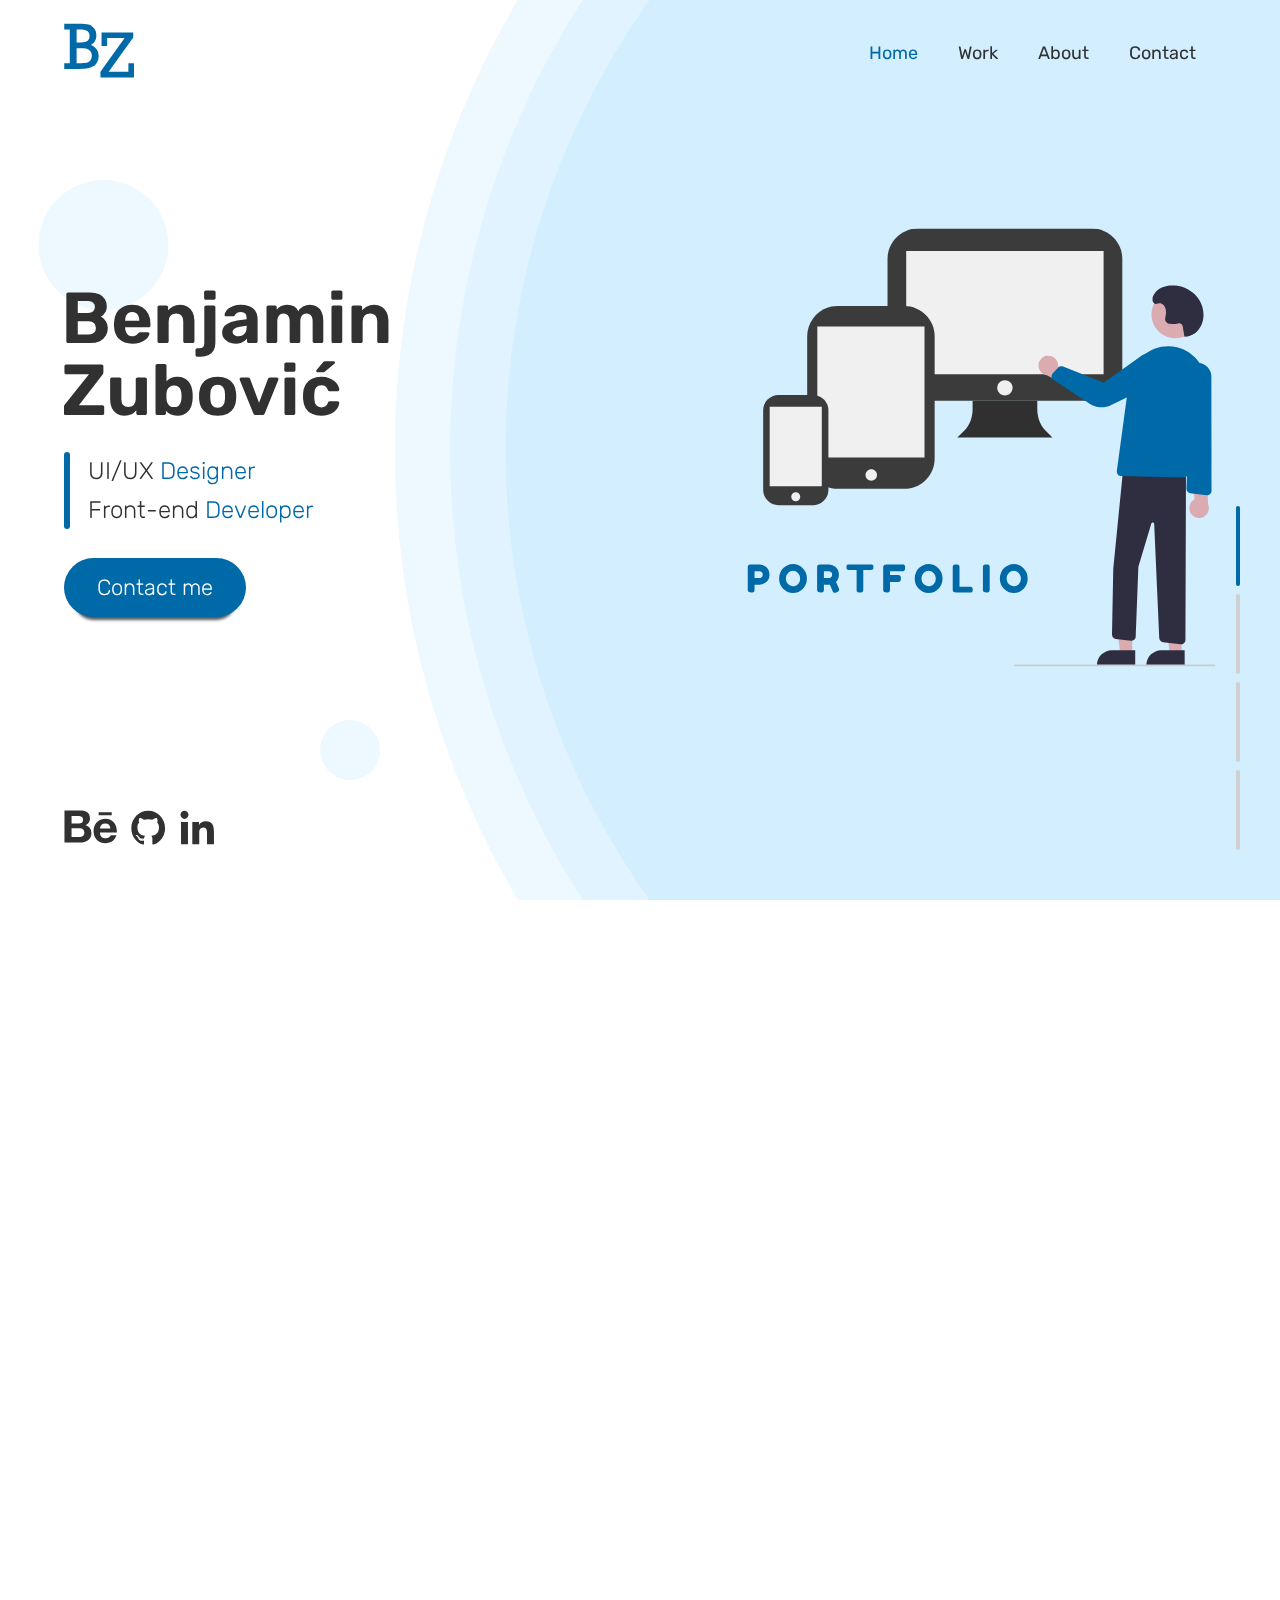
<file: index.html>
<!DOCTYPE html>
<html lang="en">
<head>
    <meta charset="UTF-8">
    <meta http-equiv="X-UA-Compatible" content="IE=edge">
    <meta name="viewport" content="width=device-width, initial-scale=1.0">
    <meta http-equiv="ScreenOrientation" content="autoRotate:disabled">
    <title>Benjamin Zubović - Portfolio</title>
    <meta name="title" content="Benjamin Zubović - Portfolio">
    <meta name="description" content="My personal Portfolio page where you can find my contact info, download my CV, and view my previous projects.">
    <meta name="keywords" content="web design, web developer, web development, UI/UX design, portfolio, benjamin, zubovic, zubović, web page, wordpress, graphic, design, web, page, developer, development, UI, UX, designer, ">
    <meta name="robots" content="index, follow">
    <meta http-equiv="Content-Type" content="text/html; charset=utf-8">
    <meta name="language" content="English">
    <meta name="author" content="Benjamin Zubović">

    <link rel="shortcut icon" href="svg/Logo.svg" type="image/x-icon">
    <link rel="stylesheet" href="css/styles.css">
    <script src="js/main.js"></script>
    <script src="js/fullPage.js-master/dist/fullpage.extensions.min.js"></script>
    <link rel="stylesheet" href="js/fullPage.js-master/dist/fullpage.min.css">
    <link rel="stylesheet" href="https://fonts.googleapis.com/css?family=Rubik:300,400,500,600,700">
</head>
<body>
    <div class="loader">
        <div class="dot-pulse"></div>
    </div>
    <div class="bg-big"></div>
    <div class="bg-big2"></div>
    <div class="bg-big3"></div>
    <div class="bg-medium"></div>
    <div class="bg-small"></div>
    <div class="wrapper">
        <header>
            <div class="logo">
                <a href="https://bzubovic.com">
                <svg width="78" height="61" viewBox="0 0 78 61" fill="none" xmlns="http://www.w3.org/2000/svg">
                    <path d="M6.45416 44.6953V7.00879H0.275452V0.72168H17.0049C21.6059 0.72168 25.0505 0.998698 27.3389 1.55273C29.6514 2.10677 31.6869 3.51595 33.4454 5.78027C35.2038 8.02051 36.0831 10.6582 36.0831 13.6934C36.0831 16.0299 35.5531 18.1377 34.4932 20.0166C33.4574 21.8955 31.9278 23.3167 29.9044 24.2803C32.6986 25.2438 34.8425 26.8457 36.336 29.0859C37.8536 31.3021 38.6124 33.8434 38.6124 36.71C38.6124 39.1911 38.0463 41.4434 36.9141 43.4668C35.8061 45.4902 34.3246 47.056 32.4698 48.1641C30.615 49.2721 28.5795 50.0189 26.3633 50.4043C24.1713 50.7897 21.1723 50.9824 17.3663 50.9824H0.275452V44.6953H6.45416ZM14.0421 21.6426H18.7755C22.3887 21.6426 24.906 21.0163 26.3272 19.7637C27.7725 18.487 28.4952 16.6201 28.4952 14.1631C28.4952 9.39355 25.2553 7.00879 18.7755 7.00879H14.0421V21.6426ZM14.0421 44.6953H16.8965C20.6303 44.6953 23.3643 44.5146 25.0987 44.1533C26.8331 43.7679 28.2422 42.8887 29.3262 41.5156C30.4343 40.1185 30.9883 38.3359 30.9883 36.168C30.9883 34.1927 30.4584 32.5426 29.3985 31.2178C28.3627 29.8688 27.0137 28.9775 25.3516 28.5439C23.7136 28.0863 21.3891 27.8574 18.378 27.8574H14.0421V44.6953Z" fill="#0069A7"/>
                    <path d="M40.6161 60.5767V54.2896L67.5351 16.603H48.0595V25.4556H41.8447V10.3159H77.1464V15.8804L49.7578 54.2896H71.7626V44.5698H77.9775V60.5767H40.6161Z" fill="#0069A7"/>
                    </svg>
                </a>
                    
            </div>
           
           <nav class="desktop">
          <ul>
            <li><a class="current-page" href="https://bzubovic.com/#top">Home</a></li>
            <li><a href="https://bzubovic.com/#recent">Work</a></li>
            <li><a  href="https://bzubovic.com/about.html">About</a></li>
            <li><a href="https://bzubovic.com/#contact">Contact</a></li>
          </ul>
          
          <div class="menu-icon">
             <span></span>
             <span></span>
             
             
         </div>
         <div class="mobile-menu">
             <div class="page-links">
            <ul>
                <li><a class="current-page" href="https://bzubovic.com/#top">Home</a></li>
                <li><a href="https://bzubovic.com/#recent">Work</a></li>
                <li><a  href="https://bzubovic.com/about.html">About</a></li>
                <li><a href="https://bzubovic.com/#contact">Contact</a></li>
                    <div class="social-mobile">
                
                    <li><a href="https://www.behance.net/benjaminzubovic"><svg width="53" height="34" viewBox="0 0 53 34" fill="none" xmlns="http://www.w3.org/2000/svg">
                        <path d="M21.5674 15.134C24.4599 13.7616 25.9698 11.6849 25.9698 8.45257C25.9698 2.07813 21.1854 0.525146 15.6642 0.525146H0.465088V32.5238H16.0917C21.9495 32.5238 27.4524 29.7338 27.4524 23.233C27.4524 19.2151 25.5332 16.2446 21.5674 15.134ZM7.55075 5.98767H14.1998C16.7557 5.98767 19.057 6.70095 19.057 9.64439C19.057 12.3621 17.2651 13.4546 14.7365 13.4546H7.55075V5.98767ZM15.1276 27.0883H7.55075V18.2761H15.2731C18.393 18.2761 20.3668 19.5672 20.3668 22.8447C20.3668 26.0771 18.011 27.0883 15.1276 27.0883ZM47.7362 5.35564H34.6654V2.20453H47.7362V5.35564ZM52.8571 21.2737C52.8571 14.4207 48.8186 8.70538 41.4964 8.70538C34.3835 8.70538 29.5536 14.0144 29.5536 20.9667C29.5536 28.1808 34.1288 33.1287 41.4964 33.1287C47.0722 33.1287 50.6832 30.6367 52.4205 25.3367H46.7629C46.1535 27.3141 43.643 28.3614 41.6965 28.3614C37.9399 28.3614 35.9661 26.1764 35.9661 22.4655H52.8026C52.8298 22.0863 52.8571 21.68 52.8571 21.2737ZM35.9752 18.4567C36.1844 15.4139 38.2219 13.5088 41.2963 13.5088C44.5162 13.5088 46.1353 15.3868 46.4082 18.4567H35.9752Z" fill="#fff"/>
                        </svg>
                        </a></li>
                    <li><a href="https://github.com/BZubovic"><svg width="35" height="35" viewBox="0 0 35 35" fill="none" xmlns="http://www.w3.org/2000/svg">
                        <path d="M17.1925 0.848633C7.86742 0.848633 0.305725 8.60027 0.305725 18.1628C0.305725 25.8127 5.1443 32.3028 11.8539 34.5922C12.6979 34.7525 13.0077 34.2166 13.0077 33.7593C13.0077 33.3464 12.9921 31.9825 12.9848 30.5357C8.28688 31.5831 7.29556 28.4929 7.29556 28.4929C6.5274 26.4916 5.42059 25.9595 5.42059 25.9595C3.88845 24.8849 5.53608 24.9069 5.53608 24.9069C7.23181 25.0291 8.12469 26.6912 8.12469 26.6912C9.63082 29.3381 12.0751 28.5729 13.0388 28.1305C13.1903 27.0114 13.628 26.2476 14.1109 25.8152C10.3601 25.3774 6.41722 23.8928 6.41722 17.2585C6.41722 15.3682 7.07689 13.8237 8.15713 12.6111C7.98179 12.175 7.40378 10.414 8.32072 8.02914C8.32072 8.02914 9.73876 7.5638 12.9658 9.80391C14.3128 9.42028 15.7574 9.22789 17.1925 9.2213C18.6276 9.22789 20.0734 9.42028 21.4229 9.80391C24.646 7.5638 26.0621 8.02914 26.0621 8.02914C26.9813 10.414 26.403 12.175 26.2276 12.6111C27.3104 13.8237 27.9656 15.3682 27.9656 17.2585C27.9656 23.9086 24.0151 25.3728 20.2548 25.8015C20.8605 26.3388 21.4002 27.3925 21.4002 29.0078C21.4002 31.3245 21.3807 33.189 21.3807 33.7593C21.3807 34.22 21.6846 34.7599 22.5406 34.5899C29.2466 32.2979 34.079 25.8101 34.079 18.1628C34.079 8.60027 26.5185 0.848633 17.1925 0.848633" fill="#fff"/>
                        <path d="M6.7514 25.589C6.71427 25.6742 6.58253 25.6998 6.46251 25.6413C6.34026 25.5853 6.27159 25.4692 6.31123 25.3838C6.34751 25.2961 6.47954 25.2716 6.60151 25.3304C6.72404 25.3863 6.79382 25.5036 6.7514 25.589" fill="#fff"/>
                        <path d="M7.43412 26.3635C7.35373 26.4393 7.19659 26.4041 7.08997 26.2843C6.97972 26.1648 6.95906 26.005 7.04056 25.9281C7.12346 25.8523 7.27586 25.8877 7.38639 26.0073C7.49664 26.1282 7.51813 26.2869 7.43412 26.3635" fill="#fff"/>
                        <path d="M8.09867 27.3511C7.99539 27.424 7.82653 27.3556 7.72214 27.2031C7.61886 27.0507 7.61886 26.8679 7.72437 26.7946C7.82904 26.7214 7.99539 26.7873 8.10118 26.9386C8.20417 27.0936 8.20417 27.2764 8.09867 27.3511" fill="#fff"/>
                        <path d="M9.00915 28.3051C8.91676 28.4087 8.71999 28.3809 8.57596 28.2395C8.42859 28.1012 8.38756 27.9051 8.48022 27.8015C8.57373 27.6976 8.77162 27.7268 8.91676 27.867C9.06302 28.005 9.10768 28.2026 9.00915 28.3051" fill="#fff"/>
                        <path d="M10.2652 28.8588C10.2245 28.9931 10.035 29.0541 9.84405 28.9971C9.65341 28.9383 9.52865 28.781 9.56716 28.6453C9.6068 28.5102 9.79716 28.4466 9.98947 28.5076C10.1798 28.5661 10.3049 28.7223 10.2652 28.8588" fill="#fff"/>
                        <path d="M11.6446 28.9616C11.6493 29.103 11.4875 29.2203 11.287 29.2228C11.0855 29.2274 10.9225 29.1129 10.9203 28.9738C10.9203 28.831 11.0785 28.7149 11.2801 28.7115C11.4805 28.7076 11.6446 28.8211 11.6446 28.9616" fill="#fff"/>
                        <path d="M12.9283 28.7395C12.9523 28.8774 12.813 29.0191 12.614 29.0569C12.4184 29.0932 12.2372 29.008 12.2124 28.8712C12.1881 28.7298 12.3299 28.5882 12.5253 28.5515C12.7245 28.5163 12.9029 28.5992 12.9283 28.7395" fill="#fff"/>
                        </svg>
                        </a></li>
                    <li><a href="https://www.linkedin.com/in/benjamin-zubovi%C4%87-aa2390194/"><svg width="34" height="35" viewBox="0 0 34 35" fill="none" xmlns="http://www.w3.org/2000/svg">
                        <path d="M7.96723 34.1286H1.02797V11.9092H7.96723V34.1286ZM4.49386 8.87826C2.27491 8.87826 0.475098 7.05079 0.475098 4.84444C0.475098 3.78466 0.898502 2.76828 1.65217 2.01889C2.40583 1.26951 3.42802 0.848511 4.49386 0.848511C5.55971 0.848511 6.5819 1.26951 7.33556 2.01889C8.08923 2.76828 8.51263 3.78466 8.51263 4.84444C8.51263 7.05079 6.71207 8.87826 4.49386 8.87826ZM33.9387 34.1286H27.0143V23.3124C27.0143 20.7346 26.962 17.4288 23.4065 17.4288C19.7986 17.4288 19.2458 20.2294 19.2458 23.1266V34.1286H12.314V11.9092H18.9693V14.9401H19.0665C19.9929 13.1944 22.2559 11.352 25.6322 11.352C32.6551 11.352 33.9461 15.9504 33.9461 21.9232V34.1286H33.9387Z" fill="#fff"/>
                        </svg></a></li>
                
            </div>
            </ul>
           
        </div>
         </div>
             </nav>
            
        </header>
    
    <div id="fullpage">
        <div class="section">
            <div class="content-wrapper">
                <div class="content-left">
                    <h2 class="accent title" style="display: none;">Hi, I am</h2>
                    <h1 class="heading">Benjamin<br> Zubović</h1>
                    <p class="highlight"><span>UI/UX <span class="accent">Designer</span> <br> Front-end <span class="accent">Developer</span></span></p>
                    <div class="button btn">
                        <a href="#contact">Contact me</a>
                 </div>
                    
                </div>
                <div class="content-right">
                    <img class="heroimg hero" src="svg/hero-image.svg" alt="Responsive web design">
                </div>
            </div>  
        </div>
        <div class="section">
            <div class="content-wrapper">
                <div class="content-left">
                    <h2 class="accent title">Recent Project:</h2>
                    <h1 class="heading">Fs Studio<br> Website</h1>
                    <p class="highlight"><span>Roles: design, development </span></p>
                    <div class="button btn">
                        <a href="https://www.behance.net/benjaminzubovic">View my work</a>
                 </div>
                    
                </div>
                <div class="content-right">
                    <img class="heroimg img" src="img/fsstudioblog.jpg" alt="FS Studio website blog">
                </div>
            </div>  
        </div>
        <div class="section">
            <div class="content-wrapper">
                <div class="content-left">
                    <h2 class="accent title">About me</h2>
                    <h1 class="heading">Digital<br> Designer</h1>
                    <p class="highlight"><span>I love designing for screens</span></p>
                    <div class="button btn">
                        <a href="https://bzubovic.com/about.html">More about me</a>
                 </div>
                    
                </div>
                <div class="content-right">
                    <img class="heroimg img" src="img/digitaldesign.jpg" alt="Digital designer laptop">
                </div>
            </div>  
        </div>
        <div class="section">
            <div class="content-wrapper">
                <div class="content-left">
                    <h2 class="accent title" style="display: none;"></h2>
                    <h1 class="heading">Get in touch</h1>
                    <p class="highlight contact-p"><span>
                        <a href="mailto:bzubovic@outlook.com">
                        <svg width="21" height="17" viewBox="0 0 21 17" fill="none" xmlns="http://www.w3.org/2000/svg">
                            <path d="M18.6611 0.561035H2.6611C1.5611 0.561035 0.671102 1.46104 0.671102 2.56104L0.661102 14.561C0.661102 15.661 1.5611 16.561 2.6611 16.561H18.6611C19.7611 16.561 20.6611 15.661 20.6611 14.561V2.56104C20.6611 1.46104 19.7611 0.561035 18.6611 0.561035ZM18.6611 14.561H2.6611V4.56104L10.6611 9.56104L18.6611 4.56104V14.561ZM10.6611 7.56104L2.6611 2.56104H18.6611L10.6611 7.56104Z" fill="#007CC4"/>
                        </svg>
                        bzubovic@outlook.com</a> <br>
                        <a href="tel:38598736087">
                        <svg class="phone-ico" width="15" height="22" viewBox="0 0 15 22" fill="none" xmlns="http://www.w3.org/2000/svg">
                            <path d="M11.6611 0H3.6611C2.0011 0 0.661102 1.34 0.661102 3V19C0.661102 20.66 2.0011 22 3.6611 22H11.6611C13.3211 22 14.6611 20.66 14.6611 19V3C14.6611 1.34 13.3211 0 11.6611 0ZM9.6611 20H5.6611V19H9.6611V20ZM12.9111 17H2.4111V3H12.9111V17Z" fill="#007CC4"/>
                        </svg>
                        +385 987 36087</a></span></p>
                    <div class="button btn popup-form">
                        <a>Send message</a>
                 </div>
                
                    
                </div>
                <div class="content-right">
                    <img class="heroimg img" src="img/contact.jpg" alt="Contact icons">
                </div>
            </div>  
        </div>
       
    </div>













    
    <div class="social-footer">
        <ul>
            <li><a href="https://www.behance.net/benjaminzubovic"><svg width="53" height="34" viewBox="0 0 53 34" fill="none" xmlns="http://www.w3.org/2000/svg">
                <path d="M21.5674 15.134C24.4599 13.7616 25.9698 11.6849 25.9698 8.45257C25.9698 2.07813 21.1854 0.525146 15.6642 0.525146H0.465088V32.5238H16.0917C21.9495 32.5238 27.4524 29.7338 27.4524 23.233C27.4524 19.2151 25.5332 16.2446 21.5674 15.134ZM7.55075 5.98767H14.1998C16.7557 5.98767 19.057 6.70095 19.057 9.64439C19.057 12.3621 17.2651 13.4546 14.7365 13.4546H7.55075V5.98767ZM15.1276 27.0883H7.55075V18.2761H15.2731C18.393 18.2761 20.3668 19.5672 20.3668 22.8447C20.3668 26.0771 18.011 27.0883 15.1276 27.0883ZM47.7362 5.35564H34.6654V2.20453H47.7362V5.35564ZM52.8571 21.2737C52.8571 14.4207 48.8186 8.70538 41.4964 8.70538C34.3835 8.70538 29.5536 14.0144 29.5536 20.9667C29.5536 28.1808 34.1288 33.1287 41.4964 33.1287C47.0722 33.1287 50.6832 30.6367 52.4205 25.3367H46.7629C46.1535 27.3141 43.643 28.3614 41.6965 28.3614C37.9399 28.3614 35.9661 26.1764 35.9661 22.4655H52.8026C52.8298 22.0863 52.8571 21.68 52.8571 21.2737ZM35.9752 18.4567C36.1844 15.4139 38.2219 13.5088 41.2963 13.5088C44.5162 13.5088 46.1353 15.3868 46.4082 18.4567H35.9752Z" fill="#313131"/>
                </svg>
                </a></li>
            <li><a href="https://github.com/BZubovic"><svg width="35" height="35" viewBox="0 0 35 35" fill="none" xmlns="http://www.w3.org/2000/svg">
                <path d="M17.1925 0.848633C7.86742 0.848633 0.305725 8.60027 0.305725 18.1628C0.305725 25.8127 5.1443 32.3028 11.8539 34.5922C12.6979 34.7525 13.0077 34.2166 13.0077 33.7593C13.0077 33.3464 12.9921 31.9825 12.9848 30.5357C8.28688 31.5831 7.29556 28.4929 7.29556 28.4929C6.5274 26.4916 5.42059 25.9595 5.42059 25.9595C3.88845 24.8849 5.53608 24.9069 5.53608 24.9069C7.23181 25.0291 8.12469 26.6912 8.12469 26.6912C9.63082 29.3381 12.0751 28.5729 13.0388 28.1305C13.1903 27.0114 13.628 26.2476 14.1109 25.8152C10.3601 25.3774 6.41722 23.8928 6.41722 17.2585C6.41722 15.3682 7.07689 13.8237 8.15713 12.6111C7.98179 12.175 7.40378 10.414 8.32072 8.02914C8.32072 8.02914 9.73876 7.5638 12.9658 9.80391C14.3128 9.42028 15.7574 9.22789 17.1925 9.2213C18.6276 9.22789 20.0734 9.42028 21.4229 9.80391C24.646 7.5638 26.0621 8.02914 26.0621 8.02914C26.9813 10.414 26.403 12.175 26.2276 12.6111C27.3104 13.8237 27.9656 15.3682 27.9656 17.2585C27.9656 23.9086 24.0151 25.3728 20.2548 25.8015C20.8605 26.3388 21.4002 27.3925 21.4002 29.0078C21.4002 31.3245 21.3807 33.189 21.3807 33.7593C21.3807 34.22 21.6846 34.7599 22.5406 34.5899C29.2466 32.2979 34.079 25.8101 34.079 18.1628C34.079 8.60027 26.5185 0.848633 17.1925 0.848633" fill="#313131"/>
                <path d="M6.7514 25.589C6.71427 25.6742 6.58253 25.6998 6.46251 25.6413C6.34026 25.5853 6.27159 25.4692 6.31123 25.3838C6.34751 25.2961 6.47954 25.2716 6.60151 25.3304C6.72404 25.3863 6.79382 25.5036 6.7514 25.589" fill="#313131"/>
                <path d="M7.43412 26.3635C7.35373 26.4393 7.19659 26.4041 7.08997 26.2843C6.97972 26.1648 6.95906 26.005 7.04056 25.9281C7.12346 25.8523 7.27586 25.8877 7.38639 26.0073C7.49664 26.1282 7.51813 26.2869 7.43412 26.3635" fill="#313131"/>
                <path d="M8.09867 27.3511C7.99539 27.424 7.82653 27.3556 7.72214 27.2031C7.61886 27.0507 7.61886 26.8679 7.72437 26.7946C7.82904 26.7214 7.99539 26.7873 8.10118 26.9386C8.20417 27.0936 8.20417 27.2764 8.09867 27.3511" fill="#313131"/>
                <path d="M9.00915 28.3051C8.91676 28.4087 8.71999 28.3809 8.57596 28.2395C8.42859 28.1012 8.38756 27.9051 8.48022 27.8015C8.57373 27.6976 8.77162 27.7268 8.91676 27.867C9.06302 28.005 9.10768 28.2026 9.00915 28.3051" fill="#313131"/>
                <path d="M10.2652 28.8588C10.2245 28.9931 10.035 29.0541 9.84405 28.9971C9.65341 28.9383 9.52865 28.781 9.56716 28.6453C9.6068 28.5102 9.79716 28.4466 9.98947 28.5076C10.1798 28.5661 10.3049 28.7223 10.2652 28.8588" fill="#313131"/>
                <path d="M11.6446 28.9616C11.6493 29.103 11.4875 29.2203 11.287 29.2228C11.0855 29.2274 10.9225 29.1129 10.9203 28.9738C10.9203 28.831 11.0785 28.7149 11.2801 28.7115C11.4805 28.7076 11.6446 28.8211 11.6446 28.9616" fill="#313131"/>
                <path d="M12.9283 28.7395C12.9523 28.8774 12.813 29.0191 12.614 29.0569C12.4184 29.0932 12.2372 29.008 12.2124 28.8712C12.1881 28.7298 12.3299 28.5882 12.5253 28.5515C12.7245 28.5163 12.9029 28.5992 12.9283 28.7395" fill="#313131"/>
                </svg>
                </a></li>
            <li><a href="https://www.linkedin.com/in/benjamin-zubovi%C4%87-aa2390194/"><svg width="34" height="35" viewBox="0 0 34 35" fill="none" xmlns="http://www.w3.org/2000/svg">
                <path d="M7.96723 34.1286H1.02797V11.9092H7.96723V34.1286ZM4.49386 8.87826C2.27491 8.87826 0.475098 7.05079 0.475098 4.84444C0.475098 3.78466 0.898502 2.76828 1.65217 2.01889C2.40583 1.26951 3.42802 0.848511 4.49386 0.848511C5.55971 0.848511 6.5819 1.26951 7.33556 2.01889C8.08923 2.76828 8.51263 3.78466 8.51263 4.84444C8.51263 7.05079 6.71207 8.87826 4.49386 8.87826ZM33.9387 34.1286H27.0143V23.3124C27.0143 20.7346 26.962 17.4288 23.4065 17.4288C19.7986 17.4288 19.2458 20.2294 19.2458 23.1266V34.1286H12.314V11.9092H18.9693V14.9401H19.0665C19.9929 13.1944 22.2559 11.352 25.6322 11.352C32.6551 11.352 33.9461 15.9504 33.9461 21.9232V34.1286H33.9387Z" fill="#313131"/>
                </svg></a></li>
        </ul>
    </div>
</div>
<div class="navigation-lines">
    <ul>
        <a href="#top"><li class="line"><span class="span active-line"></span></li></a>
        <a href="#recent"> <li class="line"><span class="span"></span></li></a>
        <a href="#about"><li class="line"><span class="span"></span></li></a>
        <a href="#contact"><li class="line"><span class="span"></span></li></a>
    </ul>
</div>
<div class="form-container">
    <div class="contact-form">
       <form name="contactform" method="POST" data-netlify="true" >
        <label for="">Name:<br>  
            <input required name="name" type="text">
        </label>
        <label for="">Email:<br> 
            <input required name="email" type="email">
        </label>
        <label>Your message:<br> 
           <textarea required name="message"></textarea>
        </label>
          
           <input required class="submit" type="submit" value="Send">
           <div class="close">x</div>
           
           </form>
    </div>
</div>
<script src="js/fp-custom.js"></script>

</body>
</html>
</file>
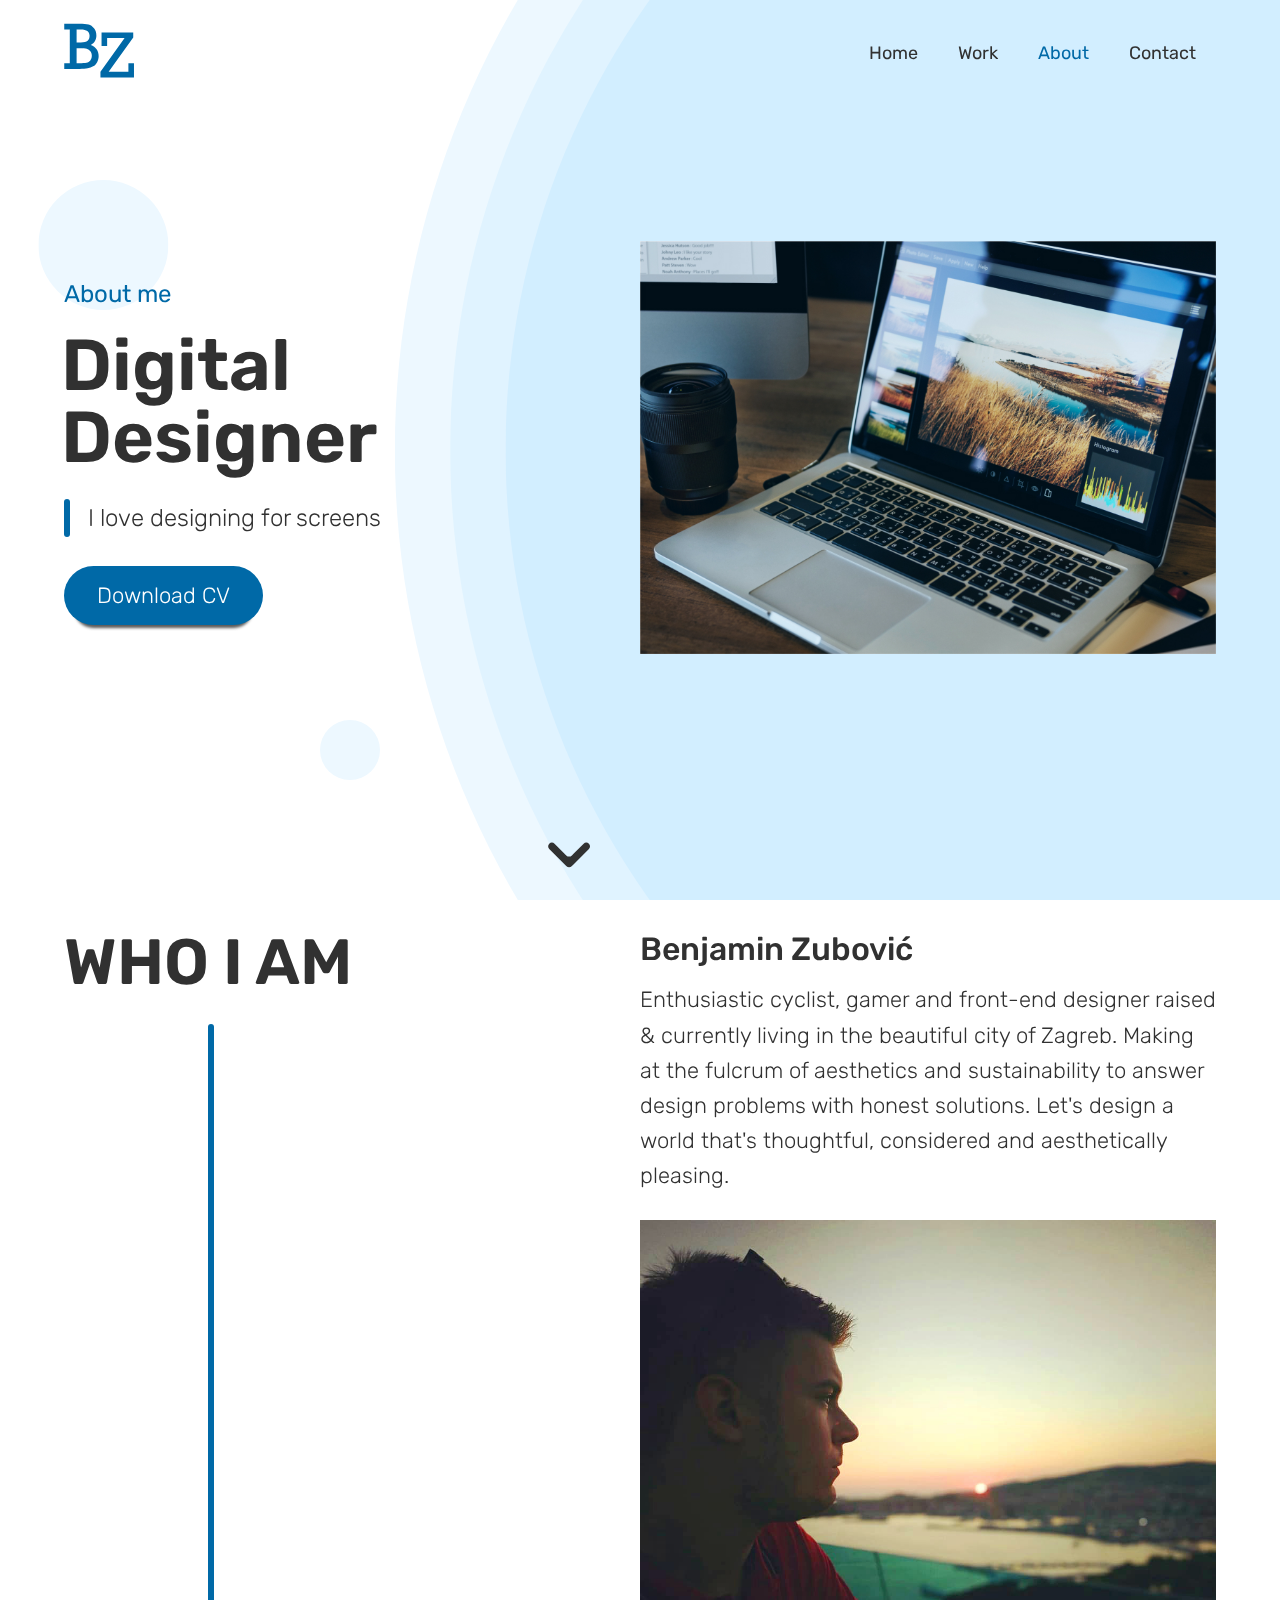
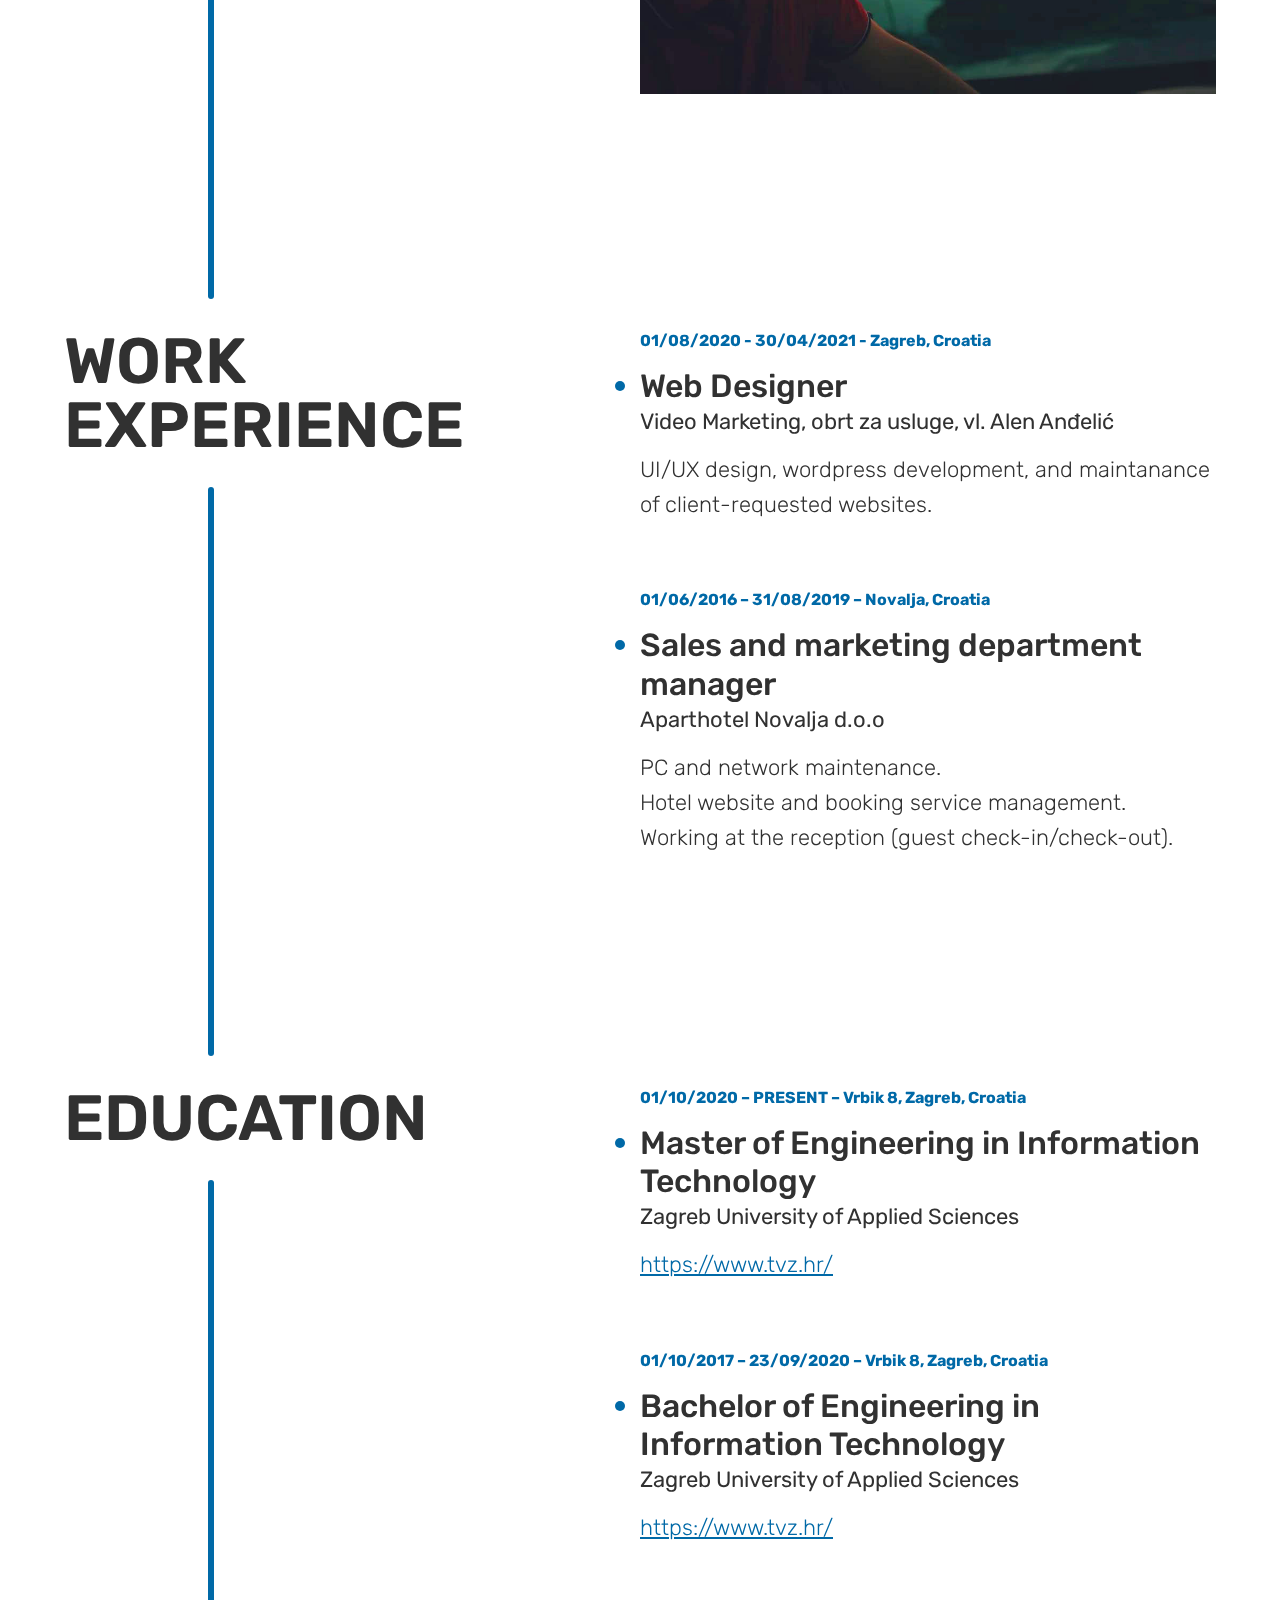
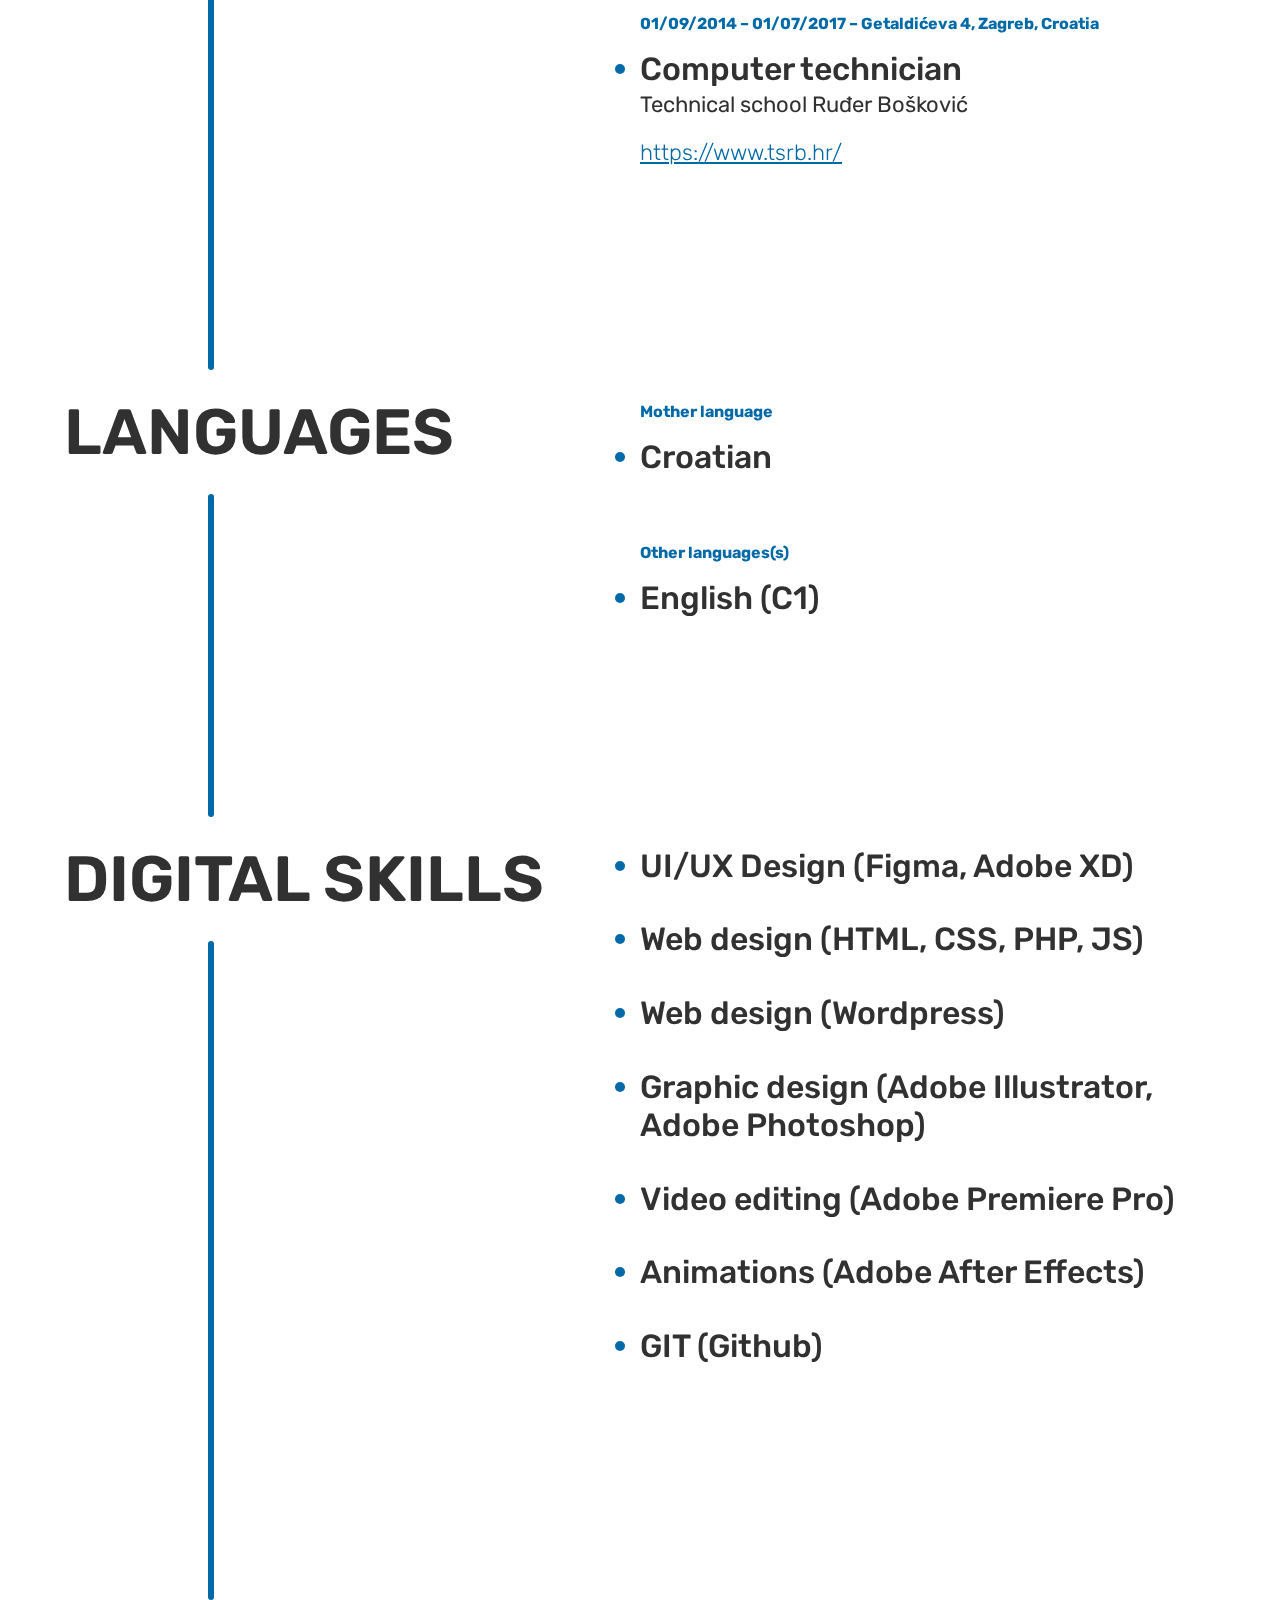
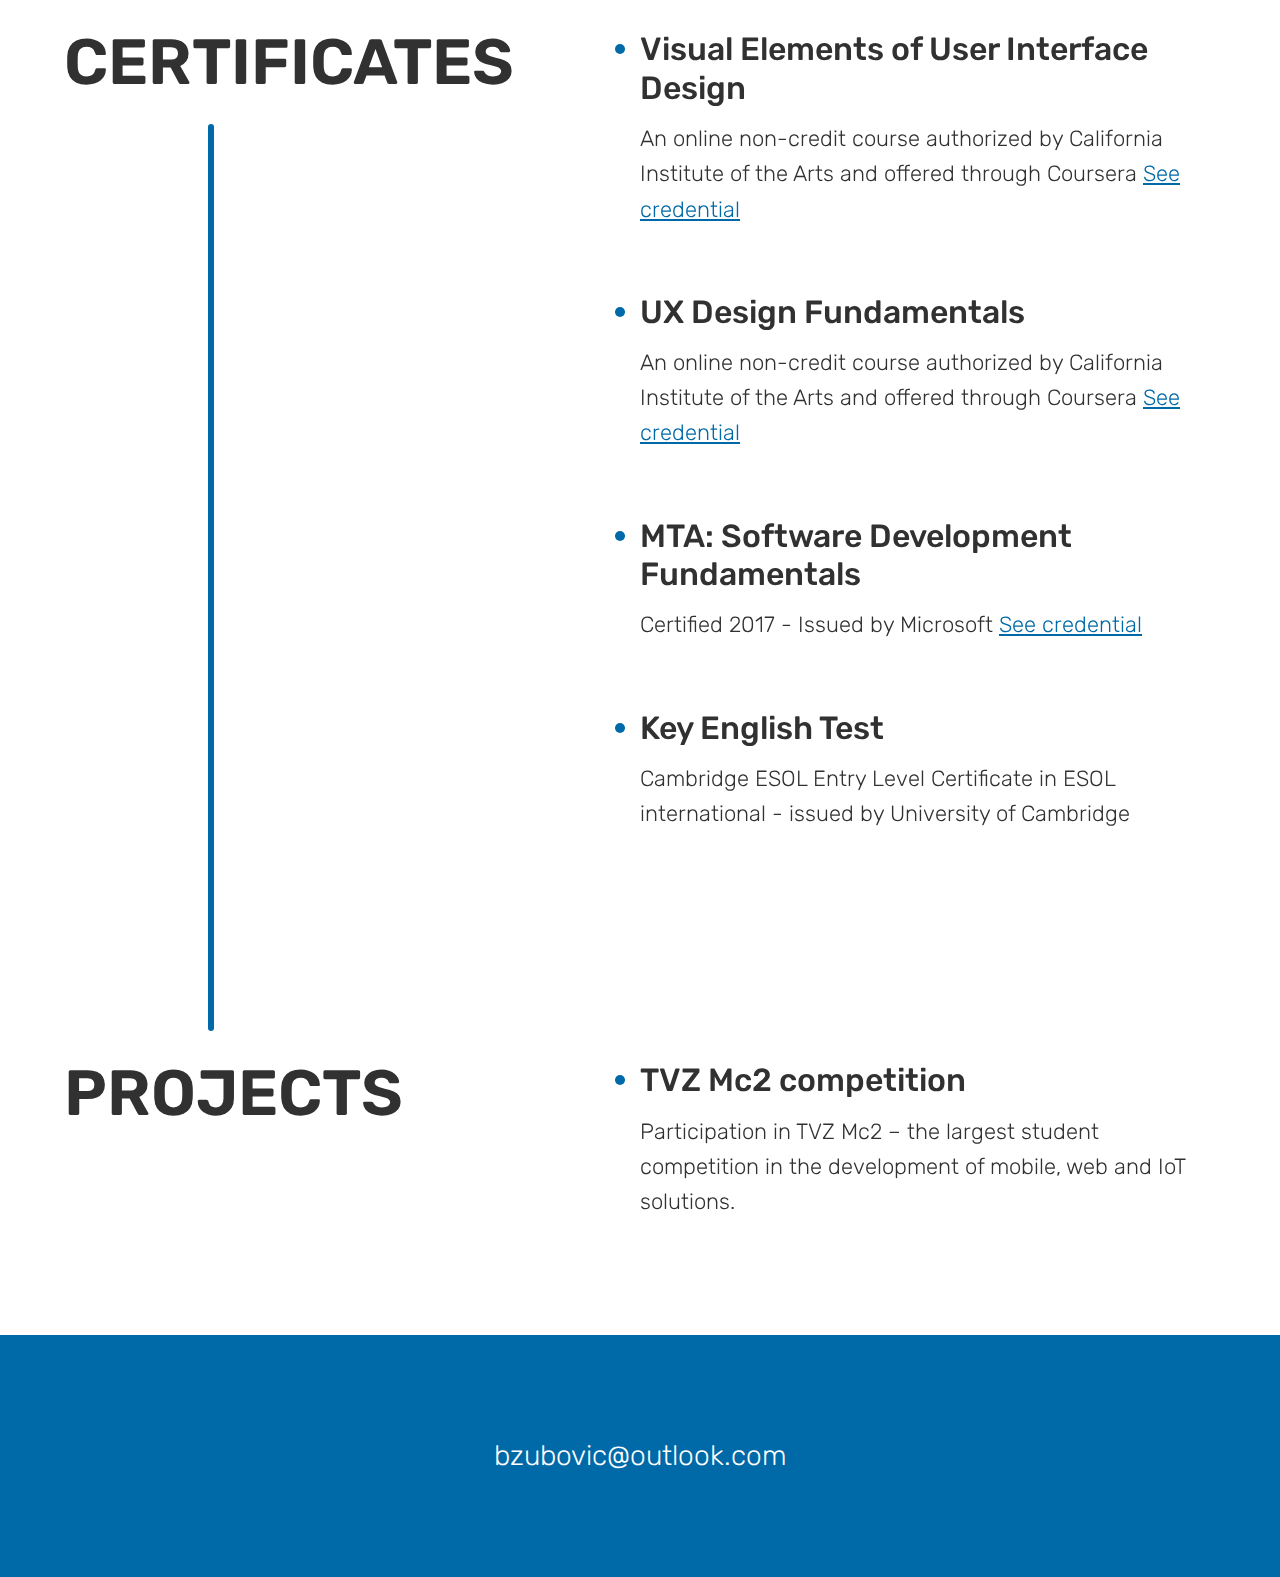
<file: about.html>
<!DOCTYPE html>
<html lang="en">
<head>
    <meta charset="UTF-8">
    <meta http-equiv="X-UA-Compatible" content="IE=edge">
    <meta name="viewport" content="width=device-width, initial-scale=1.0">
    <meta http-equiv="ScreenOrientation" content="autoRotate:disabled">
    <title>Benjamin Zubović - Portfolio</title>
    <meta name="title" content="Benjamin Zubović - Portfolio">
    <meta name="description" content="My personal Portfolio page where you can find my contact info, download my CV, and view my previous projects.">
    <meta name="keywords" content="web design, web developer, web development, UI/UX design, portfolio, benjamin, zubovic, zubović, web page, wordpress, graphic, design, web, page, developer, development, UI, UX, designer, ">
    <meta name="robots" content="index, follow">
    <meta http-equiv="Content-Type" content="text/html; charset=utf-8">
    <meta name="language" content="English">
    <meta name="author" content="Benjamin Zubović">

    <link rel="shortcut icon" href="svg/Logo.svg" type="image/x-icon">
    <link rel="stylesheet" href="css/styles_about.css">
    <script src="js/about.js"></script>
 <!--    <script src="js/fullPage.js-master/dist/fullpage.extensions.min.js"></script>
    <link rel="stylesheet" href="js/fullPage.js-master/dist/fullpage.min.css">
 -->    <link rel="stylesheet" href="https://fonts.googleapis.com/css?family=Rubik:300,400,500,600,700">
</head>
<body>
    <!-- <div class="loader">
        <div class="dot-pulse"></div>
    </div> -->
    <div class="bg-big"></div>
    <div class="bg-big2"></div>
    <div class="bg-big3"></div>
    <div class="bg-medium"></div>
    <div class="bg-small"></div>
    <div class="wrapper">
        <header>
            <div class="logo">
                <a href="https://bzubovic.com">
                <svg width="78" height="61" viewBox="0 0 78 61" fill="none" xmlns="http://www.w3.org/2000/svg">
                    <path d="M6.45416 44.6953V7.00879H0.275452V0.72168H17.0049C21.6059 0.72168 25.0505 0.998698 27.3389 1.55273C29.6514 2.10677 31.6869 3.51595 33.4454 5.78027C35.2038 8.02051 36.0831 10.6582 36.0831 13.6934C36.0831 16.0299 35.5531 18.1377 34.4932 20.0166C33.4574 21.8955 31.9278 23.3167 29.9044 24.2803C32.6986 25.2438 34.8425 26.8457 36.336 29.0859C37.8536 31.3021 38.6124 33.8434 38.6124 36.71C38.6124 39.1911 38.0463 41.4434 36.9141 43.4668C35.8061 45.4902 34.3246 47.056 32.4698 48.1641C30.615 49.2721 28.5795 50.0189 26.3633 50.4043C24.1713 50.7897 21.1723 50.9824 17.3663 50.9824H0.275452V44.6953H6.45416ZM14.0421 21.6426H18.7755C22.3887 21.6426 24.906 21.0163 26.3272 19.7637C27.7725 18.487 28.4952 16.6201 28.4952 14.1631C28.4952 9.39355 25.2553 7.00879 18.7755 7.00879H14.0421V21.6426ZM14.0421 44.6953H16.8965C20.6303 44.6953 23.3643 44.5146 25.0987 44.1533C26.8331 43.7679 28.2422 42.8887 29.3262 41.5156C30.4343 40.1185 30.9883 38.3359 30.9883 36.168C30.9883 34.1927 30.4584 32.5426 29.3985 31.2178C28.3627 29.8688 27.0137 28.9775 25.3516 28.5439C23.7136 28.0863 21.3891 27.8574 18.378 27.8574H14.0421V44.6953Z" fill="#0069A7"/>
                    <path d="M40.6161 60.5767V54.2896L67.5351 16.603H48.0595V25.4556H41.8447V10.3159H77.1464V15.8804L49.7578 54.2896H71.7626V44.5698H77.9775V60.5767H40.6161Z" fill="#0069A7"/>
                    </svg>
                </a>
                    
            </div>
           
           <nav class="desktop">
          <ul>
              <li><a href="https://bzubovic.com/#top">Home</a></li>
              <li><a href="https://bzubovic.com/#recent">Work</a></li>
              <li><a class="current-page" href="https://bzubovic.com/about.html">About</a></li>
              <li><a href="https://bzubovic.com/#contact">Contact</a></li>
          </ul>
          
          <div class="menu-icon">
             <span></span>
             <span></span>
             
             
         </div>
         <div class="mobile-menu">
             <div class="page-links">
            <ul>
                <li><a href="https://bzubovic.com/#top">Home</a></li>
              <li><a href="https://bzubovic.com/#recent">Work</a></li>
              <li><a class="current-page" href="https://bzubovic.com/about.html">About</a></li>
              <li><a href="https://bzubovic.com/#contact">Contact</a></li>
                <div class="social-mobile">
                
                    <li><a href="https://www.behance.net/benjaminzubovic"><svg width="53" height="34" viewBox="0 0 53 34" fill="none" xmlns="http://www.w3.org/2000/svg">
                        <path d="M21.5674 15.134C24.4599 13.7616 25.9698 11.6849 25.9698 8.45257C25.9698 2.07813 21.1854 0.525146 15.6642 0.525146H0.465088V32.5238H16.0917C21.9495 32.5238 27.4524 29.7338 27.4524 23.233C27.4524 19.2151 25.5332 16.2446 21.5674 15.134ZM7.55075 5.98767H14.1998C16.7557 5.98767 19.057 6.70095 19.057 9.64439C19.057 12.3621 17.2651 13.4546 14.7365 13.4546H7.55075V5.98767ZM15.1276 27.0883H7.55075V18.2761H15.2731C18.393 18.2761 20.3668 19.5672 20.3668 22.8447C20.3668 26.0771 18.011 27.0883 15.1276 27.0883ZM47.7362 5.35564H34.6654V2.20453H47.7362V5.35564ZM52.8571 21.2737C52.8571 14.4207 48.8186 8.70538 41.4964 8.70538C34.3835 8.70538 29.5536 14.0144 29.5536 20.9667C29.5536 28.1808 34.1288 33.1287 41.4964 33.1287C47.0722 33.1287 50.6832 30.6367 52.4205 25.3367H46.7629C46.1535 27.3141 43.643 28.3614 41.6965 28.3614C37.9399 28.3614 35.9661 26.1764 35.9661 22.4655H52.8026C52.8298 22.0863 52.8571 21.68 52.8571 21.2737ZM35.9752 18.4567C36.1844 15.4139 38.2219 13.5088 41.2963 13.5088C44.5162 13.5088 46.1353 15.3868 46.4082 18.4567H35.9752Z" fill="#fff"/>
                        </svg>
                        </a></li>
                    <li><a href="https://github.com/BZubovic"><svg width="35" height="35" viewBox="0 0 35 35" fill="none" xmlns="http://www.w3.org/2000/svg">
                        <path d="M17.1925 0.848633C7.86742 0.848633 0.305725 8.60027 0.305725 18.1628C0.305725 25.8127 5.1443 32.3028 11.8539 34.5922C12.6979 34.7525 13.0077 34.2166 13.0077 33.7593C13.0077 33.3464 12.9921 31.9825 12.9848 30.5357C8.28688 31.5831 7.29556 28.4929 7.29556 28.4929C6.5274 26.4916 5.42059 25.9595 5.42059 25.9595C3.88845 24.8849 5.53608 24.9069 5.53608 24.9069C7.23181 25.0291 8.12469 26.6912 8.12469 26.6912C9.63082 29.3381 12.0751 28.5729 13.0388 28.1305C13.1903 27.0114 13.628 26.2476 14.1109 25.8152C10.3601 25.3774 6.41722 23.8928 6.41722 17.2585C6.41722 15.3682 7.07689 13.8237 8.15713 12.6111C7.98179 12.175 7.40378 10.414 8.32072 8.02914C8.32072 8.02914 9.73876 7.5638 12.9658 9.80391C14.3128 9.42028 15.7574 9.22789 17.1925 9.2213C18.6276 9.22789 20.0734 9.42028 21.4229 9.80391C24.646 7.5638 26.0621 8.02914 26.0621 8.02914C26.9813 10.414 26.403 12.175 26.2276 12.6111C27.3104 13.8237 27.9656 15.3682 27.9656 17.2585C27.9656 23.9086 24.0151 25.3728 20.2548 25.8015C20.8605 26.3388 21.4002 27.3925 21.4002 29.0078C21.4002 31.3245 21.3807 33.189 21.3807 33.7593C21.3807 34.22 21.6846 34.7599 22.5406 34.5899C29.2466 32.2979 34.079 25.8101 34.079 18.1628C34.079 8.60027 26.5185 0.848633 17.1925 0.848633" fill="#fff"/>
                        <path d="M6.7514 25.589C6.71427 25.6742 6.58253 25.6998 6.46251 25.6413C6.34026 25.5853 6.27159 25.4692 6.31123 25.3838C6.34751 25.2961 6.47954 25.2716 6.60151 25.3304C6.72404 25.3863 6.79382 25.5036 6.7514 25.589" fill="#fff"/>
                        <path d="M7.43412 26.3635C7.35373 26.4393 7.19659 26.4041 7.08997 26.2843C6.97972 26.1648 6.95906 26.005 7.04056 25.9281C7.12346 25.8523 7.27586 25.8877 7.38639 26.0073C7.49664 26.1282 7.51813 26.2869 7.43412 26.3635" fill="#fff"/>
                        <path d="M8.09867 27.3511C7.99539 27.424 7.82653 27.3556 7.72214 27.2031C7.61886 27.0507 7.61886 26.8679 7.72437 26.7946C7.82904 26.7214 7.99539 26.7873 8.10118 26.9386C8.20417 27.0936 8.20417 27.2764 8.09867 27.3511" fill="#fff"/>
                        <path d="M9.00915 28.3051C8.91676 28.4087 8.71999 28.3809 8.57596 28.2395C8.42859 28.1012 8.38756 27.9051 8.48022 27.8015C8.57373 27.6976 8.77162 27.7268 8.91676 27.867C9.06302 28.005 9.10768 28.2026 9.00915 28.3051" fill="#fff"/>
                        <path d="M10.2652 28.8588C10.2245 28.9931 10.035 29.0541 9.84405 28.9971C9.65341 28.9383 9.52865 28.781 9.56716 28.6453C9.6068 28.5102 9.79716 28.4466 9.98947 28.5076C10.1798 28.5661 10.3049 28.7223 10.2652 28.8588" fill="#fff"/>
                        <path d="M11.6446 28.9616C11.6493 29.103 11.4875 29.2203 11.287 29.2228C11.0855 29.2274 10.9225 29.1129 10.9203 28.9738C10.9203 28.831 11.0785 28.7149 11.2801 28.7115C11.4805 28.7076 11.6446 28.8211 11.6446 28.9616" fill="#fff"/>
                        <path d="M12.9283 28.7395C12.9523 28.8774 12.813 29.0191 12.614 29.0569C12.4184 29.0932 12.2372 29.008 12.2124 28.8712C12.1881 28.7298 12.3299 28.5882 12.5253 28.5515C12.7245 28.5163 12.9029 28.5992 12.9283 28.7395" fill="#fff"/>
                        </svg>
                        </a></li>
                    <li><a href="https://www.linkedin.com/in/benjamin-zubovi%C4%87-aa2390194/"><svg width="34" height="35" viewBox="0 0 34 35" fill="none" xmlns="http://www.w3.org/2000/svg">
                        <path d="M7.96723 34.1286H1.02797V11.9092H7.96723V34.1286ZM4.49386 8.87826C2.27491 8.87826 0.475098 7.05079 0.475098 4.84444C0.475098 3.78466 0.898502 2.76828 1.65217 2.01889C2.40583 1.26951 3.42802 0.848511 4.49386 0.848511C5.55971 0.848511 6.5819 1.26951 7.33556 2.01889C8.08923 2.76828 8.51263 3.78466 8.51263 4.84444C8.51263 7.05079 6.71207 8.87826 4.49386 8.87826ZM33.9387 34.1286H27.0143V23.3124C27.0143 20.7346 26.962 17.4288 23.4065 17.4288C19.7986 17.4288 19.2458 20.2294 19.2458 23.1266V34.1286H12.314V11.9092H18.9693V14.9401H19.0665C19.9929 13.1944 22.2559 11.352 25.6322 11.352C32.6551 11.352 33.9461 15.9504 33.9461 21.9232V34.1286H33.9387Z" fill="#fff"/>
                        </svg></a></li>
                
            </div>
            </ul>
           
        </div>
         </div>
             </nav>
            
        </header>
    
   
       
        <div class="section">
            <div class="content-wrapper">
                <div class="content-left">
                    <h2 class="accent title">About me</h2>
                    <h1 class="heading">Digital<br> Designer</h1>
                    <p class="highlight"><span>I love designing for screens</span></p>
                    <div class="button btn">
                        <a href="files/CV_Bzubovic.pdf" download="">Download CV</a>
                 </div>
                    
                </div>
                <div class="content-right">
                    <img class="heroimg img" src="img/digitaldesign.jpg" alt="Digital designer laptop">
                </div>
            </div> 
            <a href="#cv"><div class="scrollarrow"><svg width="43" height="26" viewBox="0 0 43 26" fill="none" xmlns="http://www.w3.org/2000/svg">
                <path d="M1.24878 1.68169C2.70684 0.223631 5.07043 0.222341 6.53008 1.67881L18.255 13.3782C19.8164 14.9362 22.3443 14.9362 23.9057 13.3782L35.6306 1.67881C37.0902 0.222339 39.4538 0.223631 40.9119 1.68169V1.68169C42.371 3.14088 42.3711 5.50669 40.9119 6.96587L23.9087 23.969C22.3467 25.5311 19.814 25.5311 18.2519 23.969L1.24878 6.96587C-0.210408 5.50669 -0.210405 3.14088 1.24878 1.68169V1.68169Z" fill="#313131"/>
                </svg>
            </a>
                </div> 
        </div>
      



    <div id="cv">
        <div class="cvsection firstcv">
            <div class="sectionname">
            <h1>WHO I AM</h1>
            <div class="lineblue"></div>
            
        </div>
            <div class="info infoabout">
                <h2>Benjamin Zubović</h2>
                <p>Enthusiastic cyclist, gamer and front-end designer raised & currently living in the beautiful city of Zagreb.
                    Making at the fulcrum of aesthetics and sustainability to answer design problems with honest solutions. Let's design a world that's thoughtful, considered and aesthetically pleasing.</p>
                <img src="img/aboutme.jpg" alt="">
            </div>
        </div>

         <div class="cvsection">
            <div class="sectionname">
                <h1>WORK<br>EXPERIENCE</h1>
                <div class="lineblue"></div>
            
        </div>
            <div class="info">
                <div class="info1">
                <h3 class="above">01/08/2020 - 30/04/2021 - Zagreb, Croatia</h2>
                <h2 class="maininfo">Web Designer</h2>
                <h4 class="place">Video Marketing, obrt za usluge, vl. Alen Anđelić</h4>
                <p class="desc">UI/UX design, wordpress development, and maintanance of
                    client-requested websites.</p>
            </div>
            <div class="info2">
                <h3 class="above">01/06/2016 – 31/08/2019 – Novalja, Croatia</h2>
                <h2 class="maininfo">Sales and marketing department manager</h2>
                <h4 class="place">Aparthotel Novalja d.o.o</h4>
                <p class="desc">PC and network maintenance.<br>
                    Hotel website and booking service management.<br>
                    Working at the reception (guest check-in/check-out).</p>
            </div>
            </div>
        </div>



        <div class="cvsection">
            <div class="sectionname">
                <h1>EDUCATION</h1>
                <div class="lineblue"></div>
            
        </div>
            <div class="info">
                <div class="info1">
                <h3 class="above">01/10/2020 – PRESENT – Vrbik 8, Zagreb, Croatia</h2>
                <h2 class="maininfo">Master of Engineering in Information Technology</h2>
                <h4 class="place">Zagreb University of Applied Sciences</h4>
                <p class="desc"><a href="https://www.tvz.hr/">https://www.tvz.hr/</a></p>
            </div>
            <div class="info1">
                <h3 class="above">01/10/2017 – 23/09/2020 – Vrbik 8, Zagreb, Croatia</h2>
                <h2 class="maininfo">Bachelor of Engineering in Information Technology</h2>
                <h4 class="place">Zagreb University of Applied Sciences</h4>
                <p class="desc"><a href="https://www.tvz.hr/">https://www.tvz.hr/</a></p>
            </div>
            <div class="info2">
                <h3 class="above">01/09/2014 – 01/07/2017 – Getaldićeva 4, Zagreb, Croatia</h2>
                <h2 class="maininfo">Computer technician</h2>
                <h4 class="place">Technical school Ruđer Bošković</h4>
                <p class="desc"><a href="https://www.tsrb.hr/">https://www.tsrb.hr/</a></p>
            </div>
            </div>
        </div>






        <div class="cvsection">
            <div class="sectionname">
                <h1>LANGUAGES</h1>
                <div class="lineblue"></div>
            
        </div>
        <div class="info">
            <div class="info1">
                <h3 class="above">Mother language</h2>
                <h2 class="maininfo" style="margin-bottom: 2em;">Croatian</h2>
                
            </div>
            <div class="info2">
                <h3 class="above">Other languages(s)</h2>
                <h2 class="maininfo">English (C1)</h2>
                
            </div>
            </div>
        </div>





        <div class="cvsection">
            <div class="sectionname">
                <h1 id="ds">DIGITAL SKILLS</h1>
                <div class="lineblue"></div>
            
        </div>
        <div class="info">
            <div class="info1">
                <h2 class="maininfo skills" style="margin-bottom: 1.1em;">UI/UX Design (Figma, Adobe XD)</h2>
                <h2 class="maininfo skills" style="margin-bottom: 1.1em;">Web design (HTML, CSS, PHP, JS)</h2>
                <h2 class="maininfo skills" style="margin-bottom: 1.1em;">Web design (Wordpress)</h2>
                <h2 class="maininfo skills" style="margin-bottom: 1.1em;">Graphic design (Adobe Illustrator, Adobe Photoshop)</h2>
                <h2 class="maininfo skills" style="margin-bottom: 1.1em;">Video editing (Adobe Premiere Pro)</h2>
                <h2 class="maininfo skills" style="margin-bottom: 1.1em;">Animations (Adobe After Effects)</h2>
                <h2 class="maininfo skills" style="margin-bottom: 1.1em;">GIT (Github)</h2>

            </div>
            </div>
        </div>


        <div class="cvsection">
            <div class="sectionname">
                <h1>CERTIFICATES</h1>
                <div class="lineblue"></div>
            
        </div>
            <div class="info">
                <div class="info1">
                <h2 class="maininfo" style="margin-bottom: 14px;">Visual Elements of User Interface Design</h2>
                <p class="desc">An online non-credit course authorized by California Institute of the Arts and offered through Coursera <a href="https://coursera.org/share/af89e5355a972752e95127fcefa21458">See credential</a></p>
            </div>
            <div class="info1">
                <h2 class="maininfo" style="margin-bottom: 14px;">UX Design Fundamentals</h2>
                <p class="desc">An online non-credit course authorized by California Institute of the Arts and offered through Coursera <a href="https://coursera.org/share/af89e5355a972752e95127fcefa21458">See credential</a></p>
            </div>
            <div class="info1">
                <h2 class="maininfo" style="margin-bottom: 14px;">MTA: Software Development Fundamentals</h2>
                <p class="desc">Certified 2017 - Issued  by Microsoft <a href="https://www.credly.com/badges/ae8476ea-69d5-4bba-b345-9affc4214e5b/linked_in_profile">See credential</a></p>
            </div>
            <div class="info2">
                <h2 class="maininfo" style="margin-bottom: 14px;">Key English Test</h2>
                <p class="desc">Cambridge ESOL Entry Level Certificate in ESOL international -
                    issued by University of Cambridge</p>
            </div>
            </div>
        </div>








        <div class="cvsection">
            <div class="sectionname">
               <h1>PROJECTS</h1>
               <div class="lineblue2"></div>
            
        </div>
            <div class="info" style="padding-bottom:0px;">
                <div class="info1">
                <h2 class="maininfo" style="margin-bottom: 14px;">TVZ Mc2 competition</h2>
                <p class="desc">Participation in TVZ Mc2 – the largest student competition in the
                    development of mobile, web and IoT solutions.</p>
            </div>
            
            </div>
        </div>



     



    </div>













    
   
</div>
<div class="footer"><a href="mailto:bzubovic@outlook.com">bzubovic@outlook.com</a></div>


</body>
</html>
</file>
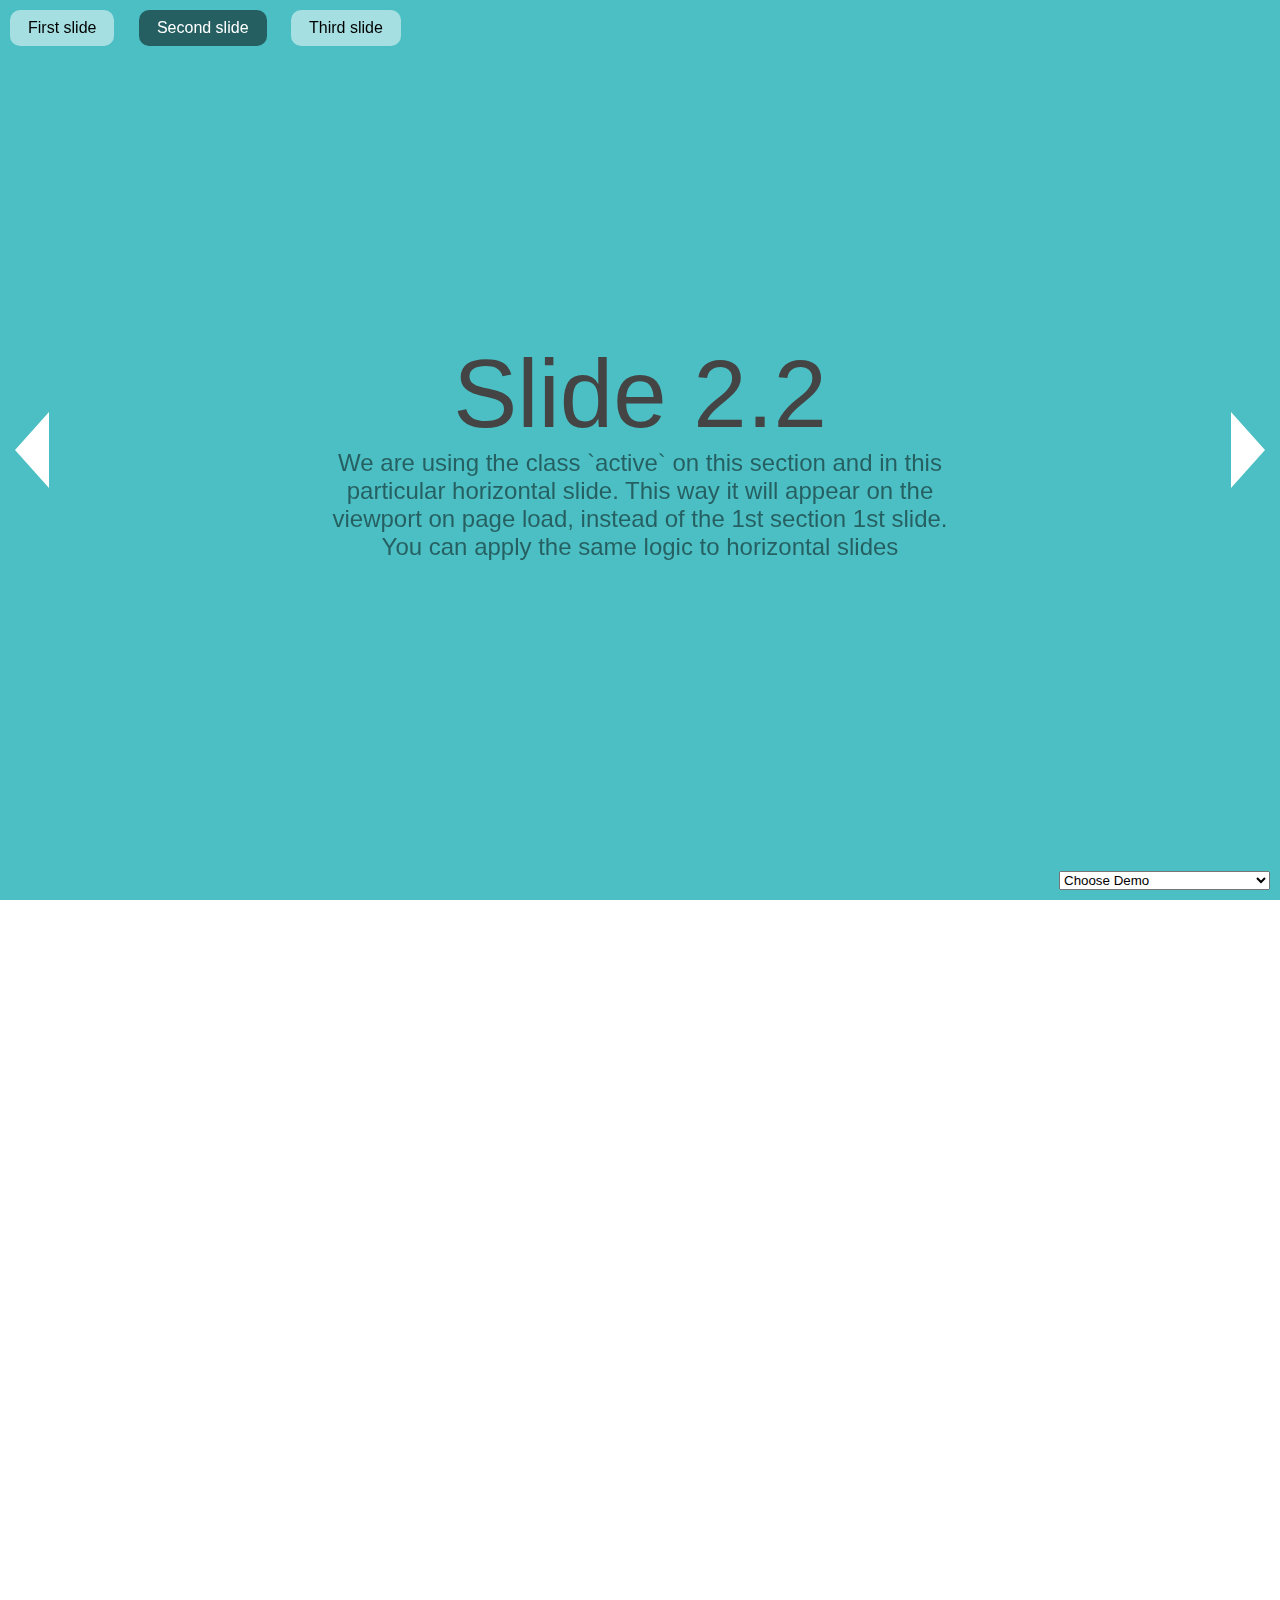
<file: js/fullPage.js-master/examples/active-slide.html>
<!DOCTYPE html>
<html xmlns="http://www.w3.org/1999/xhtml">

<head>
    <meta http-equiv="Content-Type" content="text/html; charset=utf-8" />
    <title>Active Slide - fullPage.js</title>
    <meta name="author" content="Matthew Howell" />
    <meta name="description" content="fullPage continuous scrolling demo." />
    <meta name="keywords"  content="fullpage,jquery,demo,scroll,loop,continuous" />
    <meta name="Resource-type" content="Document" />


    <link rel="stylesheet" type="text/css" href="../dist/fullpage.css" />
    <link rel="stylesheet" type="text/css" href="examples.css" />

    <!--[if IE]>
        <script type="text/javascript">
             var console = { log: function() {} };
        </script>
    <![endif]-->
</head>
<body>

<ul id="menu">
    <li data-menuanchor="firstPage" class="active"><a href="#firstPage">First slide</a></li>
    <li data-menuanchor="secondPage"><a href="#secondPage">Second slide</a></li>
    <li data-menuanchor="3rdPage"><a href="#3rdPage">Third slide</a></li>
</ul>


<select id="demosMenu">
  <option selected>Choose Demo</option>
  <option id="jquery-adapter">jQuery adapter</option>
  <option id="active-slide">Active section and slide</option>
  <option id="auto-height">Auto height</option>
  <option id="autoplay-video-and-audio">Autoplay Video and Audio</option>
  <option id="backgrounds">Background images</option>
  <option id="backgrounds-fixed">Fixed fullscreen backgrounds</option>
  <option id="background-video">Background video</option>
  <option id="callbacks-v2-compatible">Callbacks version 2</option>
  <option id="callbacks-v3">Callbacks version 3</option>
  <option id="continuous-horizontal">Continuous horizontal</option>
  <option id="continuous-vertical">Continuous vertical</option>
  <option id="parallax">Parallax</option>
  <option id="css3">CSS3</option>
  <option id="drag-and-move">Drag And Move</option>
  <option id="easing">Easing</option>
  <option id="fading-effect">Fading Effect</option>
  <option id="fixed-headers">Fixed headers</option>
  <option id="gradient-backgrounds">Gradient backgrounds</option>
  <option id="interlocked-slides">Interlocked Slides</option>
  <option id="looping">Looping</option>
  <option id="methods">Methods</option>
  <option id="navigation-vertical">Vertical navigation dots</option>
  <option id="navigation-horizontal">Horizontal navigation dots</option>
  <option id="navigation-tooltips">Navigation tooltips</option>
  <option id="no-anchor">No anchor links</option>
  <option id="normal-scroll">Normal scrolling</option>
  <option id="normalScrollElements">Normal scroll elements</option>
  <option id="offset-sections">Offset sections</option>
  <option id="one-section">One single section</option>
  <option id="reset-sliders">Reset sliders</option>
  <option id="responsive-auto-height">Responsive Auto Height</option>
  <option id="responsive-height">Responsive Height</option>
  <option id="responsive-width">Responsive Width</option>
  <option id="responsive-slides">Responsive Slides</option>
  <option id="scrollBar">Scroll bar enabled</option>
  <option id="scroll-horizontally">Scroll horizontally</option>
  <option id="scrollOverflow">Scroll inside sections and slides</option>
  <option id="scrollOverflow-reset">ScrollOverflow Reset</option>
  <option id="lazy-load">Lazy load</option>
  <option id="scrolling-speed">Scrolling speed</option>
  <option id="trigger-animations">Trigger animations</option>
  <option id="vue-fullpage">Vue-fullpage component</option>
</select>

<div id="fullpage">
    <div class="section " id="section0">
        <h1>Section 1</h1>
    </div>
    <div class="section active" id="section1">
        <div class="slide" id="slide1">
            <div class="intro">
                <h1>Slide 2.1</h1>
                <iframe data-src="auto-height.html"></iframe>
            </div>
        </div>
        <div class="slide active" id="slide2">
            <div class="intro">
                <h1>Slide 2.2</h1>
                <p>
                    We are using the class `active` on this section and in this particular horizontal slide. This way it will appear on the viewport on page load, instead of the 1st section 1st slide.
                </p>
                <p>You can apply the same logic to horizontal slides</p>
            </div>
        </div>
        <div class="slide" id="slide3">
            <h1>Slide 2.3</h1>
        </div>

    </div>
    <div class="section" id="section2">
        <div class="intro">
            <h1>Section 3</h1>
        </div>
    </div>
</div>

<script type="text/javascript" src="../dist/fullpage.js"></script>
<script type="text/javascript" src="examples.js"></script>
<script type="text/javascript">
    var myFullpage = new fullpage('#fullpage', {
        sectionsColor: ['#1bbc9b', '#4BBFC3', '#7BAABE', 'whitesmoke', '#ccddff'],
        anchors: ['firstPage', 'secondPage', '3rdPage', '4thpage', 'lastPage'],
        menu: '#menu',
        lazyLoad: true
    });
</script>

</body>
</html>
</file>
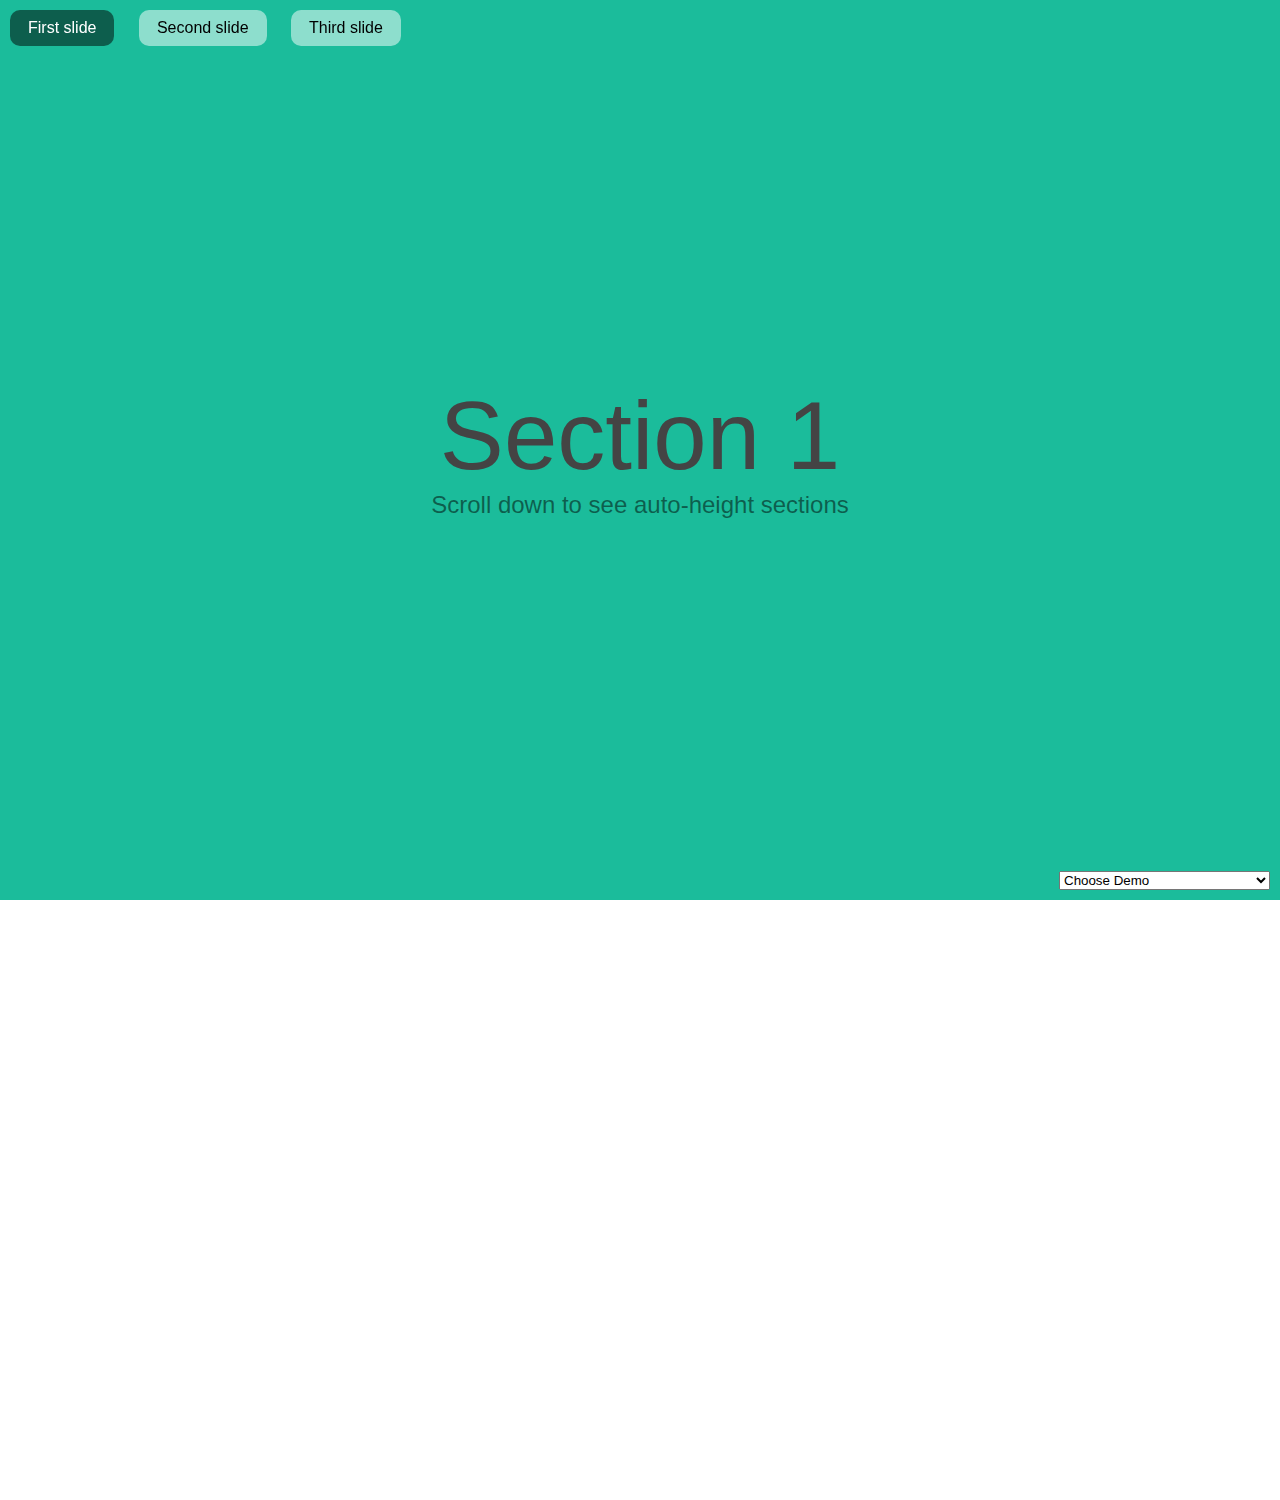
<file: js/fullPage.js-master/examples/auto-height.html>
<!DOCTYPE html>
<html xmlns="http://www.w3.org/1999/xhtml">

<head>
    <meta http-equiv="Content-Type" content="text/html; charset=utf-8" />
    <title>Auto-height - fullPage.js</title>
    <meta name="author" content="Alvaro Trigo Lopez" />
    <meta name="description" content="fullPage auto-height example." />
    <meta name="keywords"  content="fullpage,jquery,demo,screen,fullscreen,auto-height,full-screen" />
    <meta name="Resource-type" content="Document" />


    <link rel="stylesheet" type="text/css" href="../dist/fullpage.css" />
    <link rel="stylesheet" type="text/css" href="examples.css" />

    <!--[if IE]>
        <script type="text/javascript">
             var console = { log: function() {} };
        </script>
    <![endif]-->

    <style>
      .myContent{
        height: 300px;
      }
    </style>

</head>
<body>

<select id="demosMenu">
  <option selected>Choose Demo</option>
  <option id="jquery-adapter">jQuery adapter</option>
  <option id="active-slide">Active section and slide</option>
  <option id="auto-height">Auto height</option>
  <option id="autoplay-video-and-audio">Autoplay Video and Audio</option>
  <option id="backgrounds">Background images</option>
  <option id="backgrounds-fixed">Fixed fullscreen backgrounds</option>
  <option id="background-video">Background video</option>
  <option id="callbacks-v2-compatible">Callbacks version 2</option>
  <option id="callbacks-v3">Callbacks version 3</option>
  <option id="continuous-horizontal">Continuous horizontal</option>
  <option id="continuous-vertical">Continuous vertical</option>
  <option id="parallax">Parallax</option>
  <option id="css3">CSS3</option>
  <option id="drag-and-move">Drag And Move</option>
  <option id="easing">Easing</option>
  <option id="fading-effect">Fading Effect</option>
  <option id="fixed-headers">Fixed headers</option>
  <option id="gradient-backgrounds">Gradient backgrounds</option>
  <option id="interlocked-slides">Interlocked Slides</option>
  <option id="looping">Looping</option>
  <option id="methods">Methods</option>
  <option id="navigation-vertical">Vertical navigation dots</option>
  <option id="navigation-horizontal">Horizontal navigation dots</option>
  <option id="navigation-tooltips">Navigation tooltips</option>
  <option id="no-anchor">No anchor links</option>
  <option id="normal-scroll">Normal scrolling</option>
  <option id="normalScrollElements">Normal scroll elements</option>
  <option id="offset-sections">Offset sections</option>
  <option id="one-section">One single section</option>
  <option id="reset-sliders">Reset sliders</option>
  <option id="responsive-auto-height">Responsive Auto Height</option>
  <option id="responsive-height">Responsive Height</option>
  <option id="responsive-width">Responsive Width</option>
  <option id="responsive-slides">Responsive Slides</option>
  <option id="scrollBar">Scroll bar enabled</option>
  <option id="scroll-horizontally">Scroll horizontally</option>
  <option id="scrollOverflow">Scroll inside sections and slides</option>
  <option id="scrollOverflow-reset">ScrollOverflow Reset</option>
  <option id="lazy-load">Lazy load</option>
  <option id="scrolling-speed">Scrolling speed</option>
  <option id="trigger-animations">Trigger animations</option>
  <option id="vue-fullpage">Vue-fullpage component</option>
</select>


<ul id="menu">
  <li data-menuanchor="anchor1"><a href="#anchor1">First slide</a></li>
  <li data-menuanchor="anchor2"><a href="#anchor2">Second slide</a></li>
  <li data-menuanchor="anchor3"><a href="#anchor3">Third slide</a></li>
</ul>

<div id="fullpage">
    <div class="section" id="section0">
        <div class="intro">
          <h1>Section 1</h1>
          <p>Scroll down to see auto-height sections</p>
        </div>
    </div>
    <div class="section fp-auto-height" id="section1">
        <div class="slide" id="slide1">
          <div class="myContent">
              <h1>Section 2</h1>
            </div>
        </div>
        <div class="slide" id="slide2">
            <h1>Section 2.2</h1>
        </div>
    </div>
    <div class="section fp-auto-height" id="section2">
        <div class="myContent">
          <h1>Section 3</h1>
        </div>
    </div>
</div>

<script type="text/javascript" src="../dist/fullpage.js"></script>
<script type="text/javascript" src="examples.js"></script>

<script type="text/javascript">
  var myFullpage = new fullpage('#fullpage', {
      verticalCentered: true,
      anchors: ['anchor1', 'anchor2', 'anchor3'],
      menu: '#menu',
      sectionsColor: ['#1bbc9b', '#4BBFC3', '#7BAABE']
  });
</script>
</body>
</html>
</file>
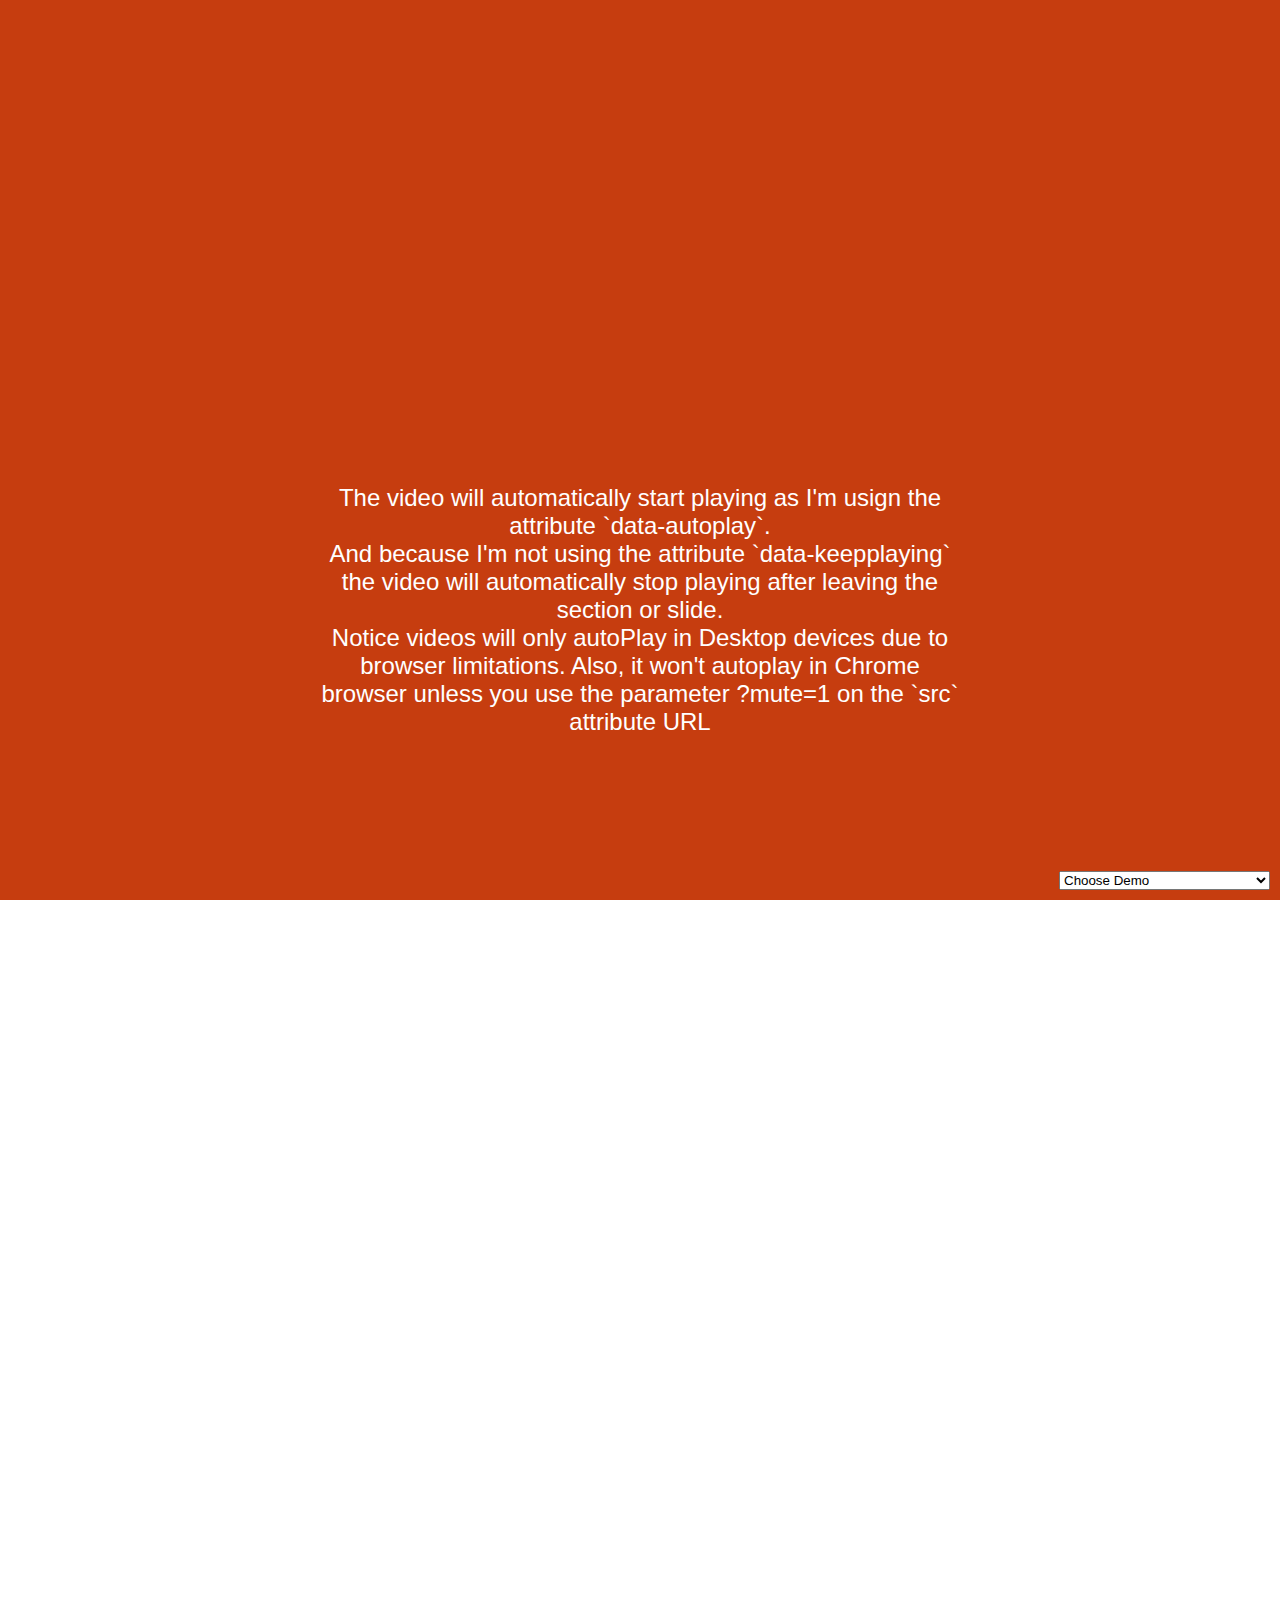
<file: js/fullPage.js-master/examples/autoplay-video-and-audio.html>
<!DOCTYPE html>
<html xmlns="http://www.w3.org/1999/xhtml">

<head>
    <meta http-equiv="Content-Type" content="text/html; charset=utf-8" />
    <title>Autoplay / pause media - fullPage.js</title>
    <meta name="author" content="Alvaro Trigo Lopez" />
    <meta name="description" content="fullPage full-screen autoplay videos and audio." />
    <meta name="keywords"  content="fullpage,jquery,demo,autoplay,video,audio,html5,paluse" />
    <meta name="Resource-type" content="Document" />

    <link rel="stylesheet" type="text/css" href="../dist/fullpage.css" />
    <link rel="stylesheet" type="text/css" href="examples.css" />
    <style>
    .intro p{
        color: #fff;
    }
    </style>

    <!--[if IE]>
        <script type="text/javascript">
             var console = { log: function() {} };
        </script>
    <![endif]-->
</head>
<body>

<select id="demosMenu">
  <option selected>Choose Demo</option>
  <option id="jquery-adapter">jQuery adapter</option>
  <option id="active-slide">Active section and slide</option>
  <option id="auto-height">Auto height</option>
  <option id="autoplay-video-and-audio">Autoplay Video and Audio</option>
  <option id="backgrounds">Background images</option>
  <option id="backgrounds-fixed">Fixed fullscreen backgrounds</option>
  <option id="background-video">Background video</option>
  <option id="callbacks-v2-compatible">Callbacks version 2</option>
  <option id="callbacks-v3">Callbacks version 3</option>
  <option id="continuous-horizontal">Continuous horizontal</option>
  <option id="continuous-vertical">Continuous vertical</option>
  <option id="parallax">Parallax</option>
  <option id="css3">CSS3</option>
  <option id="drag-and-move">Drag And Move</option>
  <option id="easing">Easing</option>
  <option id="fading-effect">Fading Effect</option>
  <option id="fixed-headers">Fixed headers</option>
  <option id="gradient-backgrounds">Gradient backgrounds</option>
  <option id="interlocked-slides">Interlocked Slides</option>
  <option id="looping">Looping</option>
  <option id="methods">Methods</option>
  <option id="navigation-vertical">Vertical navigation dots</option>
  <option id="navigation-horizontal">Horizontal navigation dots</option>
  <option id="navigation-tooltips">Navigation tooltips</option>
  <option id="no-anchor">No anchor links</option>
  <option id="normal-scroll">Normal scrolling</option>
  <option id="normalScrollElements">Normal scroll elements</option>
  <option id="offset-sections">Offset sections</option>
  <option id="one-section">One single section</option>
  <option id="reset-sliders">Reset sliders</option>
  <option id="responsive-auto-height">Responsive Auto Height</option>
  <option id="responsive-height">Responsive Height</option>
  <option id="responsive-width">Responsive Width</option>
  <option id="responsive-slides">Responsive Slides</option>
  <option id="scrollBar">Scroll bar enabled</option>
  <option id="scroll-horizontally">Scroll horizontally</option>
  <option id="scrollOverflow">Scroll inside sections and slides</option>
  <option id="scrollOverflow-reset">ScrollOverflow Reset</option>
  <option id="lazy-load">Lazy load</option>
  <option id="scrolling-speed">Scrolling speed</option>
  <option id="trigger-animations">Trigger animations</option>
  <option id="vue-fullpage">Vue-fullpage component</option>
</select>


<div id="fullpage">
    <div class="section intro">
      <iframe width="560" height="315" src="https://www.youtube.com/embed/qiCVPpI9l3M?mute=1" frameborder="0" allowfullscreen data-autoplay></iframe>
      <p>
        The video will automatically start playing as I'm usign the attribute `data-autoplay`.
      </p>
      <p>
        And because I'm not using the attribute `data-keepplaying` the video will automatically stop playing after leaving the section or slide.
      </p>
      <p>
        Notice videos will only autoPlay in Desktop devices due to browser limitations. Also, it won't autoplay in Chrome browser unless you use the parameter ?mute=1 on the `src` attribute URL
      </p>
    </div>
    <div class="section">
        <div class="slide">
          <h1>HTML 5 videos</h1>
          <video loop muted controls="false" data-autoplay>
            <source src="http://www.w3schools.com/html/mov_bbb.mp4" type="video/mp4">
            <source src="http://www.w3schools.com/html/mov_bbb.ogg" type="video/ogg">
          </video>
        </div>
        <div class="slide intro">
          <h1>In slides!</h1>
          <iframe width="560" height="315" src="https://www.youtube.com/embed/qiCVPpI9l3M" frameborder="0" allowfullscreen data-autoplay></iframe>
        </div>
    </div>
    <div class="section">
      <h1>Audio</h1>
      <audio controls="" data-autoplay>
          <source src="imgs/horse.ogg" type="audio/ogg">
          <source src="imgs/horse.mp3" type="audio/mpeg">
          Your browser does not support the audio element.
      </audio>
    </div>
</div>

<script type="text/javascript" src="../dist/fullpage.js"></script>
<script type="text/javascript" src="examples.js"></script>

<script type="text/javascript">
    var myFullpage = new fullpage('#fullpage', {
        sectionsColor: ['#C63D0F', '#1BBC9B', '#7E8F7C'],
        anchors: ['firstPage', 'secondPage', '3rdPage']
    });
</script>

</body>
</html>
</file>
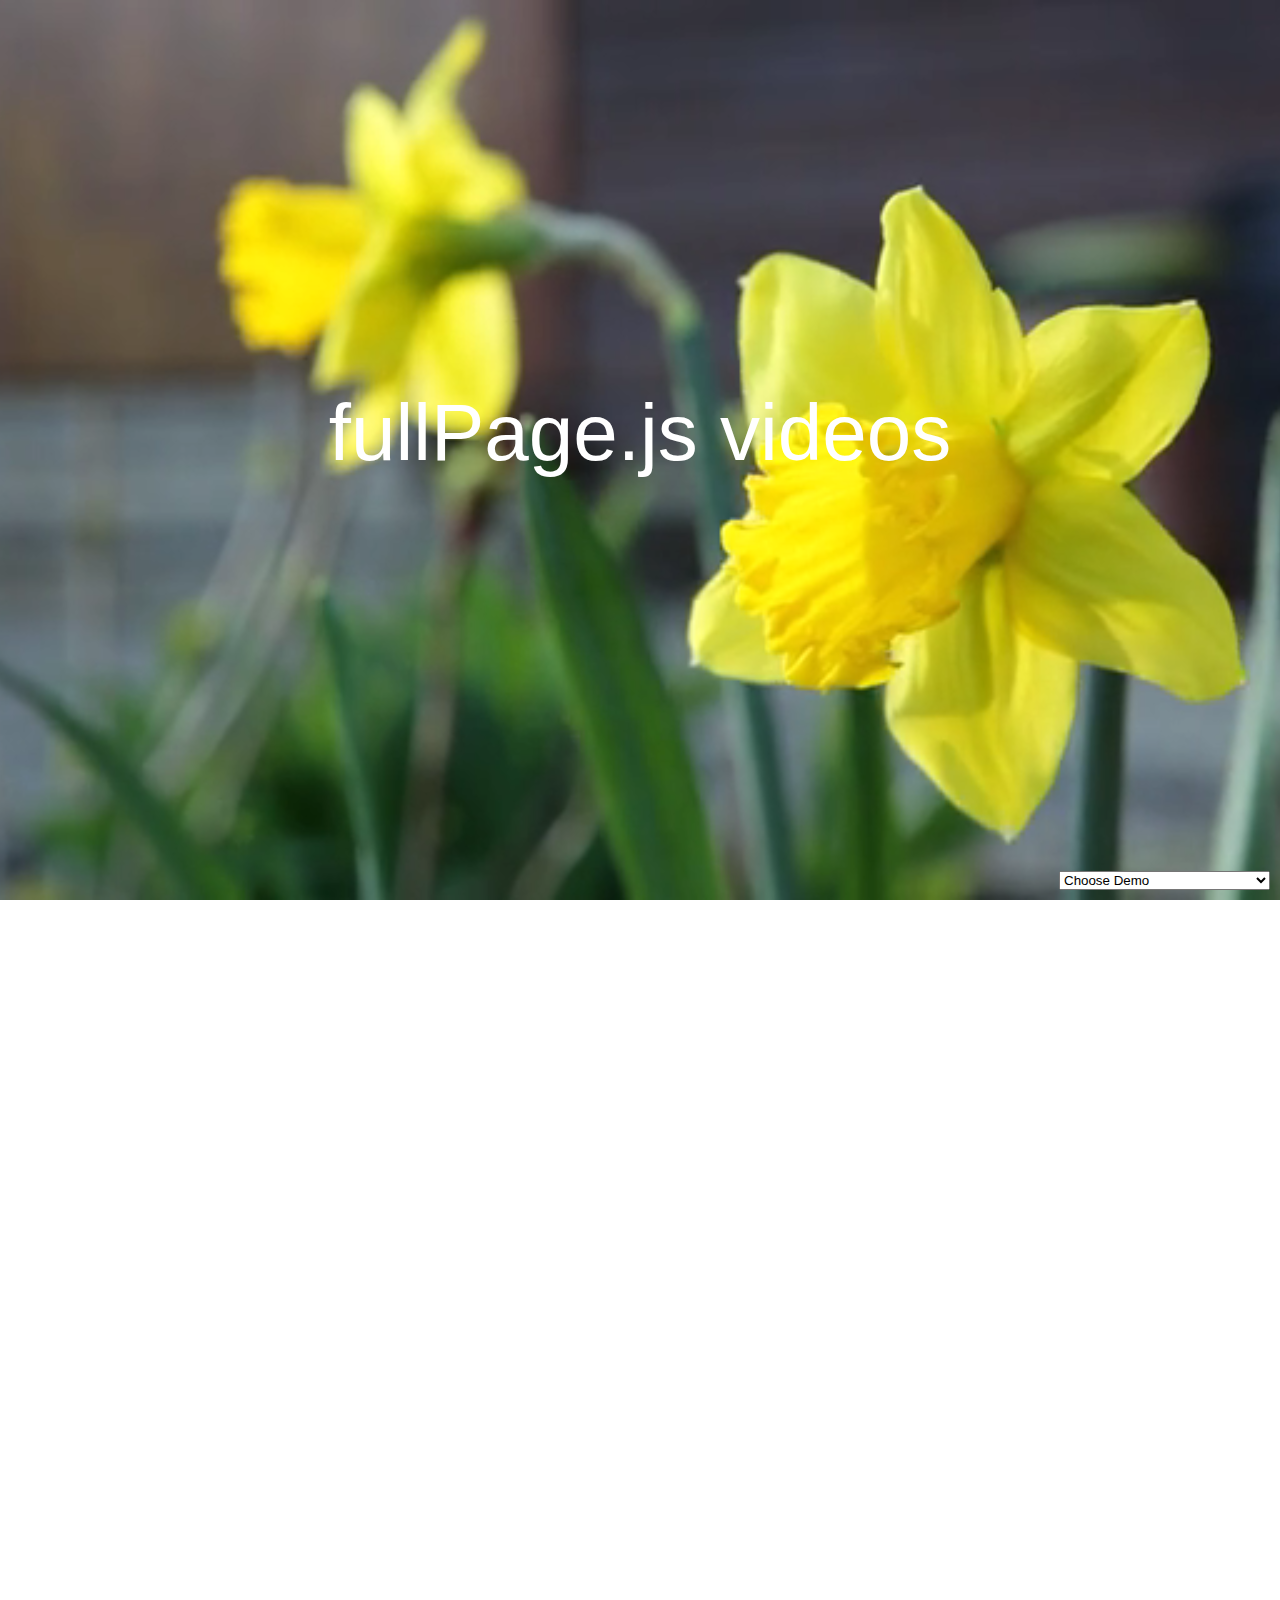
<file: js/fullPage.js-master/examples/background-video.html>
<!DOCTYPE html>
<html xmlns="http://www.w3.org/1999/xhtml">

<head>
	<meta http-equiv="Content-Type" content="text/html; charset=utf-8" />
	<title>Background video - fullPage.js</title>
	<meta name="author" content="Alvaro Trigo Lopez" />
    <meta name="description" content="fullPage full-screen background videos." />
    <meta name="keywords"  content="fullpage,jquery,demo,screen,fullscreen,video,full-screen" />
	<meta name="Resource-type" content="Document" />


	<link rel="stylesheet" type="text/css" href="../dist/fullpage.css" />
	<link rel="stylesheet" type="text/css" href="examples.css" />
	<style>

	/* Style for our header texts
	* --------------------------------------- */
	h1{
		font-size: 5em;
		font-family: arial,helvetica;
		color: #fff;
		margin:0;
		padding:0;
	}

	/* Centered texts in each section
	* --------------------------------------- */
	.section{
		text-align:center;
		overflow: hidden;
	}

	#myVideo{
		position: absolute;
		right: 0;
		bottom: 0;
		top:0;
		width: 100%;
		height: 100%;
		background-size: 100% 100%;
 		background-color: black; /* in case the video doesn't fit the whole page*/
  		background-image: /* our video */;
  		background-position: center center;
  		background-size: contain;
   		object-fit: cover; /*cover video background */
   		z-index:3;
	}



	/* Layer with position absolute in order to have it over the video
	* --------------------------------------- */
	#section0 .layer{
		position: absolute;
		z-index: 4;
		width: 100%;
		left: 0;
		top: 43%;

		/*
		* Preventing flicker on some browsers
		* See http://stackoverflow.com/a/36671466/1081396  or issue #183
		*/
		-webkit-transform: translate3d(0,0,0);
		-ms-transform: translate3d(0,0,0);
		transform: translate3d(0,0,0);
	}

	/*solves problem with overflowing video in Mac with Chrome */
	#section0{
		overflow: hidden;
	}


	/* Bottom menu
	* --------------------------------------- */
	#infoMenu li a {
		color: #fff;
	}


	/* Hiding video controls
	* See: https://css-tricks.com/custom-controls-in-html5-video-full-screen/
	* --------------------------------------- */
	video::-webkit-media-controls {
	  display:none !important;
	}

	</style>

	<!--[if IE]>
		<script type="text/javascript">
			 var console = { log: function() {} };
		</script>
	<![endif]-->
</head>
<body>

<select id="demosMenu">
  <option selected>Choose Demo</option>
  <option id="jquery-adapter">jQuery adapter</option>
  <option id="active-slide">Active section and slide</option>
  <option id="auto-height">Auto height</option>
  <option id="autoplay-video-and-audio">Autoplay Video and Audio</option>
  <option id="backgrounds">Background images</option>
  <option id="backgrounds-fixed">Fixed fullscreen backgrounds</option>
  <option id="background-video">Background video</option>
  <option id="callbacks-v2-compatible">Callbacks version 2</option>
  <option id="callbacks-v3">Callbacks version 3</option>
  <option id="continuous-horizontal">Continuous horizontal</option>
  <option id="continuous-vertical">Continuous vertical</option>
  <option id="parallax">Parallax</option>
  <option id="css3">CSS3</option>
  <option id="drag-and-move">Drag And Move</option>
  <option id="easing">Easing</option>
  <option id="fading-effect">Fading Effect</option>
  <option id="fixed-headers">Fixed headers</option>
  <option id="gradient-backgrounds">Gradient backgrounds</option>
  <option id="interlocked-slides">Interlocked Slides</option>
  <option id="looping">Looping</option>
  <option id="methods">Methods</option>
  <option id="navigation-vertical">Vertical navigation dots</option>
  <option id="navigation-horizontal">Horizontal navigation dots</option>
  <option id="navigation-tooltips">Navigation tooltips</option>
  <option id="no-anchor">No anchor links</option>
  <option id="normal-scroll">Normal scrolling</option>
  <option id="normalScrollElements">Normal scroll elements</option>
  <option id="offset-sections">Offset sections</option>
  <option id="one-section">One single section</option>
  <option id="reset-sliders">Reset sliders</option>
  <option id="responsive-auto-height">Responsive Auto Height</option>
  <option id="responsive-height">Responsive Height</option>
  <option id="responsive-width">Responsive Width</option>
  <option id="responsive-slides">Responsive Slides</option>
  <option id="scrollBar">Scroll bar enabled</option>
  <option id="scroll-horizontally">Scroll horizontally</option>
  <option id="scrollOverflow">Scroll inside sections and slides</option>
  <option id="scrollOverflow-reset">ScrollOverflow Reset</option>
  <option id="lazy-load">Lazy load</option>
  <option id="scrolling-speed">Scrolling speed</option>
  <option id="trigger-animations">Trigger animations</option>
  <option id="vue-fullpage">Vue-fullpage component</option>
</select>

<div id="fullpage">
	<div class="section " id="section0">
		<video id="myVideo" loop muted data-autoplay>
			<source src="imgs/flowers.mp4" type="video/mp4">
			<source src="imgs/flowers.webm" type="video/webm">
		</video>
		<div class="layer">
			<h1>fullPage.js videos</h1>
		</div>
	</div>
	<div class="section" id="section1">
	    <div class="slide" id="slide1"><h1>Slide Backgrounds</h1></div>
	    <div class="slide" id="slide2"><h1>Totally customizable</h1></div>
	</div>
	<div class="section" id="section2"><h1>Lovely images <br />for a lovely page</h1></div>
</div>

<script type="text/javascript" src="../dist/fullpage.js"></script>
<script type="text/javascript" src="examples.js"></script>

<script type="text/javascript">
    var myFullpage = new fullpage('#fullpage', {
        verticalCentered: true,
        sectionsColor: ['#1bbc9b', '#4BBFC3', '#7BAABE']
    });
</script>

</body>
</html>
</file>
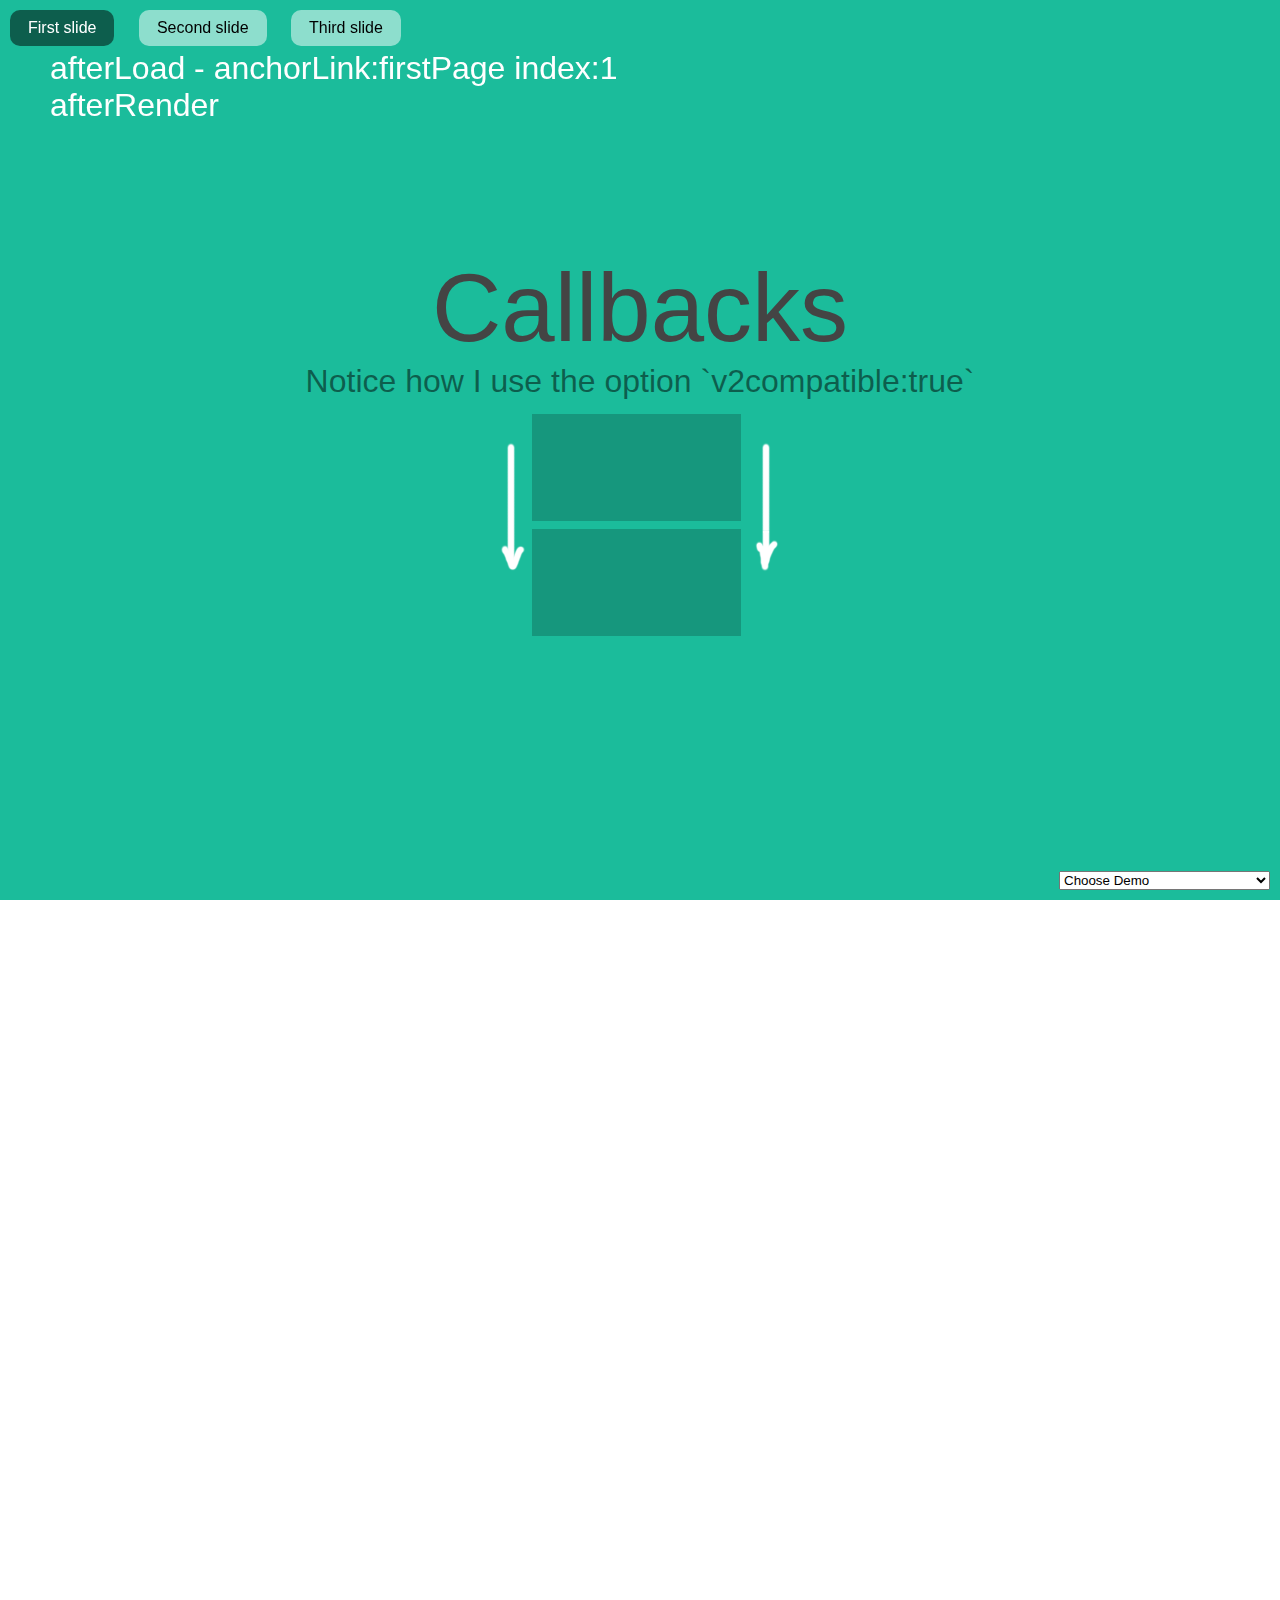
<file: js/fullPage.js-master/examples/callbacks-v2-compatible.html>
<!DOCTYPE html>
<html xmlns="http://www.w3.org/1999/xhtml">

<head>
	<meta http-equiv="Content-Type" content="text/html; charset=utf-8" />
	<title>Callback function - fullPage.js</title>
	<meta name="author" content="Alvaro Trigo Lopez" />
	<meta name="description" content="fullPage callback function." />
	<meta name="keywords"  content="fullpage,jquery,demo,callback,function,event" />
	<meta name="Resource-type" content="Document" />


	<link rel="stylesheet" type="text/css" href="../dist/fullpage.css" />
	<link rel="stylesheet" type="text/css" href="examples.css" />

	<!--[if IE]>
		<script type="text/javascript">
			 var console = { log: function() {} };
		</script>
	<![endif]-->
</head>
<body>

<div style="position:fixed;top:50px;left:50px;color:white;z-index:999;" id="callbacksDiv"></div>


<ul id="menu">
	<li data-menuanchor="firstPage"><a href="#firstPage">First slide</a></li>
	<li data-menuanchor="secondPage"><a href="#secondPage">Second slide</a></li>
	<li data-menuanchor="3rdPage"><a href="#3rdPage">Third slide</a></li>
</ul>

<select id="demosMenu">
  <option selected>Choose Demo</option>
  <option id="jquery-adapter">jQuery adapter</option>
  <option id="active-slide">Active section and slide</option>
  <option id="auto-height">Auto height</option>
  <option id="autoplay-video-and-audio">Autoplay Video and Audio</option>
  <option id="backgrounds">Background images</option>
  <option id="backgrounds-fixed">Fixed fullscreen backgrounds</option>
  <option id="background-video">Background video</option>
  <option id="callbacks-v2-compatible">Callbacks version 2</option>
  <option id="callbacks-v3">Callbacks version 3</option>
  <option id="continuous-horizontal">Continuous horizontal</option>
  <option id="continuous-vertical">Continuous vertical</option>
  <option id="parallax">Parallax</option>
  <option id="css3">CSS3</option>
  <option id="drag-and-move">Drag And Move</option>
  <option id="easing">Easing</option>
  <option id="fading-effect">Fading Effect</option>
  <option id="fixed-headers">Fixed headers</option>
  <option id="gradient-backgrounds">Gradient backgrounds</option>
  <option id="interlocked-slides">Interlocked Slides</option>
  <option id="looping">Looping</option>
  <option id="methods">Methods</option>
  <option id="navigation-vertical">Vertical navigation dots</option>
  <option id="navigation-horizontal">Horizontal navigation dots</option>
  <option id="navigation-tooltips">Navigation tooltips</option>
  <option id="no-anchor">No anchor links</option>
  <option id="normal-scroll">Normal scrolling</option>
  <option id="normalScrollElements">Normal scroll elements</option>
  <option id="offset-sections">Offset sections</option>
  <option id="one-section">One single section</option>
  <option id="reset-sliders">Reset sliders</option>
  <option id="responsive-auto-height">Responsive Auto Height</option>
  <option id="responsive-height">Responsive Height</option>
  <option id="responsive-width">Responsive Width</option>
  <option id="responsive-slides">Responsive Slides</option>
  <option id="scrollBar">Scroll bar enabled</option>
  <option id="scroll-horizontally">Scroll horizontally</option>
  <option id="scrollOverflow">Scroll inside sections and slides</option>
  <option id="scrollOverflow-reset">ScrollOverflow Reset</option>
  <option id="lazy-load">Lazy load</option>
  <option id="scrolling-speed">Scrolling speed</option>
  <option id="trigger-animations">Trigger animations</option>
  <option id="vue-fullpage">Vue-fullpage component</option>
</select>


<div id="fullpage">
	<div class="section " id="section0">
		<h1>Callbacks</h1>
		<p>Notice how I use the option `v2compatible:true`</p>
		<img src="imgs/fullPage.png" alt="fullPage" />
	</div>
	<div class="section" id="section1">
		<div class="slide">
			<div class="intro">
				<h1>Feel free</h1>
				<p>All the callbacks you need to do whatever you need.</p>
				<p>Just what you would expect.</p>
			</div>
		</div>
		<div class="slide">
			<h1>Slide 2</h1>
		</div>
	</div>
	<div class="section" id="section2">
		<div class="intro">
			<h1>Ideal for animations</h1>
			<p>Total control over your website.</p>
		</div>
	</div>
</div>

<script type="text/javascript" src="../dist/fullpage.js"></script>
<script type="text/javascript" src="examples.js"></script>
<script type="text/javascript">
    var deleteLog = false;

    var myFullpage = new fullpage('#fullpage', {
        v2compatible: true,
        sectionsColor: ['#1bbc9b', '#4BBFC3', '#7BAABE', 'whitesmoke', '#ccddff'],
        anchors: ['firstPage', 'secondPage', '3rdPage', '4thpage', 'lastPage'],
        menu: '#menu',
        onLeave: function(index, nextIndex, direction){
            if(deleteLog){
                document.getElementById('callbacksDiv').innerHTML = '';
            }
            document.getElementById('callbacksDiv').innerHTML += '<p>onLeave - index:' + index + ' nextIndex:' + nextIndex + ' direction:' + direction + '</p>';

            console.log("onLeave--" + "index: " + index + " nextIndex: " + nextIndex + " direction: " +  direction);
        },
        onSlideLeave: function(anchorLink, index, slideIndex, direction, nextSlideIndex){
            if(deleteLog){
                document.getElementById('callbacksDiv').innerHTML = '';
            }
            document.getElementById('callbacksDiv').innerHTML += '<p>onSlideLeave - anchorLink:' + anchorLink + " index:" + index + " slideIndex:" + slideIndex +" direction:" + direction + " nextSlideIndex:" + nextSlideIndex + '</p>';
            console.log("onSlideLeave--" + "anchorLink: " + anchorLink + " index: " + index + " slideIndex: " + slideIndex + " direction: " + direction);
        },
        afterRender: function(){
            document.getElementById('callbacksDiv').innerHTML += '<p>afterRender</p>';
            console.log("afterRender");
        },
        afterResize: function(){
            document.getElementById('callbacksDiv').innerHTML += '<p>afterResize</p>';
            console.log("afterResize");
        },
        afterSlideLoad: function(anchorLink, index, slideAnchor, slideIndex){
            document.getElementById('callbacksDiv').innerHTML += '<p>afterSlideLoad - anchorLink:' + anchorLink + " index:" + index + " slideAnchor:" + slideAnchor +" slideIndex:" + slideIndex + '</p>';
            deleteLog = true;
            console.log("afterSlideLoad--" + "anchorLink: " + anchorLink + " index: " + index + " slideAnchor: " + slideAnchor + " slideIndex: " + slideIndex);
            console.log("----------------");
        },
        afterLoad: function(anchorLink, index){
            console.log("after Load  " + index);
            document.getElementById('callbacksDiv').innerHTML += '<p>afterLoad - anchorLink:' + anchorLink + " index:" + index + '</p>';
            deleteLog = true;
            console.log('===============');
            console.log("afterLoad--" + "anchorLink: " + anchorLink + " index: " + index );
        }
    });

</script>

</body>
</html>
</file>
<file: css/styles.css>
:root{
    --color-primary-100:#EDF8FF;
    --color-primary-200:#E0F3FF;
    --color-primary-300:#D2EEFF;
    --color-primary-900:#0069A7;
    --color-text:#313131;
    --color-lines:#D0D0D0;
    --color-white:#fff;
}


*,
*::before,
*::after{
    -webkit-box-sizing: border-box;
    box-sizing: border-box;
    
}

html{
    
    margin:0;
    font-family:"Rubik",sans-serif;
    font-size: 62.5%;
    line-height:1.5;
    

}


.loader{
    z-index: 999999999;
    display: flex;
    justify-content: center;
    align-items: center;
    position: fixed;
    top: 0;
    left: 0;
    width: 100%;
    height: 100%;
    background: var(--color-primary-900);
    -webkit-transition: transform 0.8s cubic-bezier(0.645, 0.045, 0.355, 1);
    transition: transform 0.8s cubic-bezier(0.645, 0.045, 0.355, 1);

}
.dot-pulse {
    position: relative;
    left: -9999px;
    width: 10px;
    height: 10px;
    border-radius: 55px;
    background-color: #fff;
    color: #fff;
    box-shadow: 9999px 0 0 -5px #fff;
    animation: dotPulse 1.5s infinite linear;
    animation-delay: .25s;
    opacity:0;
   
  }
  
  .dot-pulse::before, .dot-pulse::after {
    content: '';
    display: inline-block;
    
    position: absolute;
    top: 0;
    width: 10px;
    height: 10px;
    border-radius: 55px;
    background-color: #fff;
    color: #fff;
  }
  
  .dot-pulse::before {
    box-shadow: 9984px 0 0 -5px #fff;
    animation: dotPulseBefore 1.5s infinite linear;
    animation-delay: 0s;
  }
  
  .dot-pulse::after {
    box-shadow: 10014px 0 0 -5px #fff;
    animation: dotPulseAfter 1.5s infinite linear;
    animation-delay: .5s;
  }
  
  @keyframes dotPulseBefore {
    0% {
      box-shadow: 9984px 0 0 -5px #fff;
    }
    30% {
      box-shadow: 9984px 0 0 2px #fff;
    }
    60%,
    100% {
      box-shadow: 9984px 0 0 -5px #fff;
    }
  }
  
  @keyframes dotPulse {
    0% {
      box-shadow: 9999px 0 0 -5px #fff;
    }
    30% {
      box-shadow: 9999px 0 0 2px #fff;
    }
    60%,
    100% {
      box-shadow: 9999px 0 0 -5px #fff;
    }
  }
  
  @keyframes dotPulseAfter {
    0% {
      box-shadow: 10014px 0 0 -5px #fff;
    }
    30% {
      box-shadow: 10014px 0 0 2px #fff;
    }
    60%,
    100% {
      box-shadow: 10014px 0 0 -5px #fff;
    }
  }
.loader.loaded{
    transform:translateY(-100%);
}

/* background */
.bg-big{
    position: fixed;
    top:0;
    right:0;
    background-color: var(--color-primary-100);
    width: 100vw;
    height: 100vh;
    clip-path: circle(80% at 100% 50%);
    
}
.bg-big2{
    position: fixed;
    top:0;
    right:0;
    background-color: var(--color-primary-200);
    width: 100vw;
    height: 100vh;
    clip-path: circle(75% at 100% 50%);
    
}
.bg-big3{
    position: fixed;
    top:0;
    right:0;
    background-color: var(--color-primary-300);
    width: 100vw;
    height: 100vh;
    clip-path: circle(70% at 100% 50%);
    
}

.bg-small{
    position: fixed;
    top:80%;
    left:25%;
    background-color: var(--color-primary-100);
    width: 60px;
    height: 60px;
    clip-path: circle(50% at 50% 50%);
    
}
.bg-medium{
    position: fixed;
    top:20%;
    left:3%;
    background-color: var(--color-primary-100);
    width: 130px;
    height: 130px;
    clip-path: circle(50% at 50% 50%);
    
}
/* background */

/* general */
h1,
h2,
p,
a,
li,
ul{
    margin:0;
    padding:0;
    font-weight: 300;
    color:var(--color-text);
    text-decoration: none;
}


h1{
    line-height:1;
    font-weight: 600;
    margin-left:-0.3rem;
    font-size: clamp(5.2rem, 6vw, 7.2rem);
    max-width:50%;
    margin-bottom:0.35em;
    white-space: nowrap;
}

h2{
    font-size:clamp(2rem, 2vw, 2.4rem);
    line-height: 1.6;
    margin-bottom:0.7em;
    font-weight: 400;
}
p{
    position: relative;
    font-size:clamp(2rem, 2vw, 2.4rem);
    line-height: 1.6;
    margin-bottom:1.2em;
}
.contact-p{
    line-height: 2.1;
}
.content-left p{
    white-space: nowrap;
}
img{
    max-width: 100%;
    height:auto;
}

.highlight span{
    
    display: inline-block;
    margin-left:1em;
    padding:0em 0em;
}
.highlight .accent{
    margin-left:0em;
    padding:0;
    
}
.accent{
    color:var(--color-primary-900);
}

.highlight::before{
    content:" ";
    width: 0.25em;
    position: absolute;
    height:100%;
    border-radius: 9000px;
    background-color: var(--color-primary-900);
}




header{
    padding:20px 0px;
    position: fixed;
    top:0;
    z-index: 9999;
    width:inherit;
    display:flex;
    flex-direction: row;
    justify-content: space-between;
    align-items: center;

}
.logo{
    z-index:9999999999;
}
.logo svg{
    opacity:1;
    transition:opacity 0.3s;
    max-width: clamp(4rem, 6vw, 7rem);
}
.social-footer{
    position:fixed;
    top:90%;
    width:clamp(15rem,10vw,20rem);
}


nav ul,
.social-footer ul{
    list-style-type: none;
    display:flex;
    flex-direction: row;
    justify-content: space-between;
}
.social-footer svg{
    opacity: 1;
    transition:opacity 0.3s;
}
nav{
    display:flex;
    align-items: center;
    z-index:99999999;
}
nav li{
    padding:1rem 2rem;
}
nav a{
    font-size: 1.8rem;
    font-weight:400;
    transition:color 0.2s;
}
nav a:hover{
    color:var(--color-primary-900);
}
.current-page{
    color:var(--color-primary-900);
}

.wrapper{
    
    position:relative;
    width:min(90%,144.4rem);
    margin:auto;
}



.content-wrapper{
    position: static;
    width:100%;
    display:flex;
    flex-direction: row;
    align-items: center;
    flex-basis: 100%;
    justify-content: space-between;
    overflow:hidden;
}

.content-wrapper img{
    max-width:80%;

}

.content-right{
    text-align-last: right;
}


.button{
    cursor: pointer;
    display:inline-block;
    font-size:clamp(1.8rem, 2vw, 2.2rem);
    
 
}
.button a{
    background-color: var(--color-primary-900);
    border-radius:9000px;
    padding:0.6em 1.5em;
    display:inline-block;
    color:var(--color-white);
    transition:transform 0.25s, box-shadow 0.25s;;
    
    
    
    
}

.highlight svg{
    margin-right:8px;
}
.phone-ico{
    margin-top:8px;
    margin-left:2px;
}

.form-container{
    z-index: 999999999999999999999999999999999;
    position:absolute;
    top:0;
    left:0;
    bottom:0;
    right:0;
    width:100vw;
    height:100%;
    min-height:100%;
    display:flex;
    visibility: hidden;
    overflow-y: scroll;
    background:rgba(0,0,0,0.0);
    transition: all 0.4s ;
    align-items: center;

}
.form-container::-webkit-scrollbar {
    width: 0;  /* Remove scrollbar space */
    background: transparent;  /* Optional: just make scrollbar invisible */
}
.contact-form{
    padding:40px 0px;
   position: relative;
    display: flex;
    justify-content: center;
    align-items: center;
    background: var(--color-primary-900);
    width:90vw;
    max-width:600px;
    transform: translateY(200%);
    -webkit-transition: transform 0.4s cubic-bezier(0.645, 0.045, 0.355, 1);
    transition: transform 0.4s cubic-bezier(0.645, 0.045, 0.355, 1);
    
    margin:auto auto;
    border-radius:30px;
}
.slide-in-form{
    transform: translateY(0%);
}
.contact-form form{
    
    width:90%;
    max-width:500px;
    margin-top:15px;
    display: flex;
    flex-direction: column;
    
}
.contact-form input{
    font-family:"Rubik","sans-serif";
    border-width: 0px;
    border-radius:15px;
    margin-top:4px;
    margin-bottom:12px;
    width:100%;
    padding-top:10px;
    padding-bottom:10px;
    padding-left:15px;
    padding-right:15px;
    border:1px solid transparent;
}
.contact-form textarea{
    font-family:"Rubik","sans-serif";
    padding-top:10px;
    padding-bottom:10px;
    padding-left:15px;
    padding-right:15px;
    border-width: 0px;
    border-radius:15px;
    margin-top:4px;
    margin-bottom:12px;
    width:100% !important;
    min-height:120px;
    resize:none;
    border:1px solid transparent;
}
.contact-form label{
    font-family:"Rubik","sans-serif";
    letter-spacing: 1px;
    font-weight:300;
    width:100%;
    color:white;
    font-size:1.8rem;
}
.contact-form .submit{
    border:1px solid transparent;
    cursor: pointer;
    width:60%;
    max-width:200px;
    align-self: center;
    background:white;
    font-size:1.8rem;
    color:var(--color-text);
    font-weight: 600;
    font-family:"Rubik","sans-serif";
    border-radius:9000px;
    padding-top:12px;
    padding-bottom:12px;
    transition: transform 0.2s;
}
.contact-form input:focus,
.contact-form textarea:focus{
    outline:none;
    border:1px solid black;
}
.push{
    position:absolute;
    top:0;
}
.contact-form .submit:hover{
    transform: translateY(-0.35rem) !important;
}
.close{
    cursor:pointer;
    position:absolute;
    right:30px;
    top: 9px;
    font-size:3rem;
    color:white;
}
.open-modal{
   
    visibility:visible;
    background:rgba(0,0,0,0.4);
}
nav ul{
    display:flex;
}

.menu-icon{
    display:none;
}


/* menu icon */
.menu-icon{
    

  width: 35px;
    height:16px;
  position: relative;
  z-index:9999;
  -webkit-transform: rotate(0deg);
  -moz-transform: rotate(0deg);
  -o-transform: rotate(0deg);
  transform: rotate(0deg);
  -webkit-transition: .5s ease-in-out;
  -moz-transition: .5s ease-in-out;
  -o-transition: .5s ease-in-out;
  transition: .5s ease-in-out;
  cursor: pointer;
}

.menu-icon span{

  display: block;
  position: absolute;
  height: 3px;
  width: 100%;
  background:var(--color-primary-900);
  border-radius: 9000px;
  opacity: 1;
  left: 0;
  -webkit-transform: rotate(0deg);
  -moz-transform: rotate(0deg);
  -o-transform: rotate(0deg);
  transform: rotate(0deg);
  -webkit-transition: .25s ease-in-out;
  -moz-transition: .25s ease-in-out;
  -o-transition: .25s ease-in-out;
  transition: .25s ease-in-out;
}
.menu-icon span:nth-child(1) {
  top: 0px;
  position:absolute;
}

.menu-icon span:nth-child(2){
  top: 12px;
  position:absolute;
 
  
}

.mobile-menu{
    position:fixed;
    top:0;
    left:0%;
    width:100vw;
    height:100vh;
    z-index:3;
    background-color:var(--color-primary-900);
    transform: translateY(-100%);
    -webkit-transition: transform 0.4s cubic-bezier(0.645, 0.045, 0.355, 1);
    transition: transform 0.4s cubic-bezier(0.645, 0.045, 0.355, 1);
}
.mobile-menu-open{
    transform: translateY(0%);
}
.logo svg path{
    fill:var(--color-primary-900);
    
    transition:fill 0.3s;
    
    
}
.logo-color{
    fill:white !important;
}
.menu-color{
    background: white !important;
}
.page-links{
    width:100%;
    height: 100%;
    position:absolute;
    top:0;
    left:0;
    align-items: center;
    justify-content: center;
    display:flex;
}
.mobile-menu ul{
    
    display:flex;
    flex-direction: column;
    text-align: center;
    
}
.mobile-menu li{
    overflow: hidden;
}
.mobile-menu ul li a{
    display: inline-block;
    font-size: 4rem;
    color:white;
    transform: translateY(100%);
    -webkit-transition: transform 0.6s cubic-bezier(0.645, 0.045, 0.355, 1);
    transition: transform 0.6s cubic-bezier(0.645, 0.045, 0.355, 1);
    transition-delay: 300ms;
}
.show{
    transform: translateY(0%) !important;
}
.current{
    text-decoration:underline;
}
.social-mobile{
    display: flex;
    flex-direction: row;

}
.social-mobile img{
    filter: hue-rotate(180deg);
}
.menu-icon.open span:nth-child(1) {
    top:50%;
    -webkit-transform: rotate(45deg);
    -moz-transform: rotate(45deg);
    -o-transform: rotate(45deg);
    transform: rotate(45deg);
}

.menu-icon.open span:nth-child(2) {
  top:50%;
  -webkit-transform: rotate(-45deg);
  -moz-transform: rotate(-45deg);
  -o-transform: rotate(-45deg);
  transform: rotate(-45deg);
}

.navigation-lines ul{
    list-style-type: none;
}

.navigation-lines{
    bottom:0;
    margin-bottom: 5rem;
    position:fixed;
    right:40px;
    
}
.navigation-lines li{
    overflow: hidden;
    position: relative;
    content: '';
    margin-bottom:8px;
    width:4px;
    height:80px;
    background: var(--color-lines);
    border-radius: 90000px;
}
.navigation-lines a:last-child li{
    margin-bottom:0px;
}

.navigation-lines span{
    transform: translateY(-100%);
    position: absolute;
    width: 100%;
    height: 100%;
    transition: transform 0.9s,background-color 0.9s;
}
.active-line{
    transform: translateY(0%) !important;
    background: var(--color-primary-900) !important;

}

/* Animations */
.title{
    transform:translateX(-200%);
    transition:transform 0.6s;
    transition-delay:150ms ;
    transition-timing-function: cubic-bezier(0.645, 0.045, 0.355, 1);
}
h1{ 
    transform:translateX(-300%);
    transition:transform 0.6s;
    transition-delay:350ms ;
    transition-timing-function: cubic-bezier(0.645, 0.045, 0.355, 1);
    
}

.highlight{
    transition:transform 0.6s;
    transform:translateX(-200%);
    transition-timing-function: cubic-bezier(0.645, 0.045, 0.355, 1);
    transition-delay:550ms ;
}
.button{
    transition-timing-function: cubic-bezier(0.645, 0.045, 0.355, 1);
    transform:translateX(-200%);
    transition:transform 0.6s;
    transition-delay:750ms ;
    
}
.heroimg{
    transform:translateX(200%);
    transition:transform 1.2s;
    transition-timing-function: cubic-bezier(0.645, 0.045, 0.355, 1);
    
    

}
.otherimg{
    transform:scale(0.7);
    transition:transform 1.2s;
    transition-timing-function: cubic-bezier(0.645, 0.045, 0.355, 1);

}





@media(min-width:724px){
    .social-footer svg:hover{
        opacity: 0.8;  
    }
    .button a{
    box-shadow: 0px 13px 3px -10px rgba(0,0,0,0.65);
    }
    .button a:hover{
        transform: translateY(-0.35rem) !important;
        box-shadow: 0px 20px 8px -11px rgba(0,0,0,0.25);
        
    }
    .logo svg:hover{
        opacity:0.8;
}

}
@media(max-width:1200px){
    .bg-big{
        clip-path: circle(60% at 100% 50%);
        
    }
    .bg-big2{
        clip-path: circle(55% at 100% 50%);
        
    }
    .bg-big3{
        clip-path: circle(50% at 100% 50%);
        
    }
    .navigation-lines{
        
        right:20px;
        
    }
    .navigation-lines li{
        
        width:3px;
        
    }
}
@media(max-width:724px){
    header{
        padding:15px 0px;
    }
    .logo svg{
        max-width:65%;
    }
    .social-footer{
        display:none;
    }
    h1{
        margin-bottom: 0.5em;
        font-size: 4.2rem;
    }
    h2{
        font-size: 1.8rem;
    }
    p{
        font-size: 1.8rem;
    }
    .button{
        font-size: 1.6rem;
    }
    .content-wrapper{
        margin-bottom:5rem;
        align-items: flex-start;
        flex-direction: column-reverse;
        
    }
    .content-wrapper img{
        max-width:100%;
        margin-bottom: 3rem;
    }
    .hero{
        margin-bottom: 0rem !important;
    }
    
    .content-right{
        margin-bottom:20px;
        align-items: center;
        text-align-last: center;
        
        
    }
    
    nav ul{
        display:none;
    }
    .menu-icon{
        display:block;
    }
    .bg-big{
        clip-path: ellipse(41% 51% at 100% 51%);
    }
    .bg-big2{
        display: none;
        }
    .bg-big3{
        display: none;
    }
    .bg-small{
        left:30%;
        top:70%;
    }
    .fp-tableCell {
        vertical-align: bottom !important;
        
    }
    .navigation-lines li{
        height:50px;
    }
  
}
@media(max-height:700px){
    
    .content-wrapper img{
        max-width:90%; 
        margin-bottom: 0rem;
    }
    .hero{
        max-width:70% !important; 
    }
}


@media(max-height:600px){
    .navigation-lines{
 
        margin-bottom: 3rem;

        
    }
    .content-wrapper{
        margin-bottom:3rem;
    }
}

/* testing */
</file>
<file: css/styles_about.css>
:root{
    --color-primary-100:#EDF8FF;
    --color-primary-200:#E0F3FF;
    --color-primary-300:#D2EEFF;
    --color-primary-900:#0069A7;
    --color-text:#313131;
    --color-lines:#D0D0D0;
    --color-white:#fff;
}


*,
*::before,
*::after{
    -webkit-box-sizing: border-box;
    box-sizing: border-box;
    
}

html{
    scroll-behavior: smooth; 
    margin:0;
    font-family:"Rubik",sans-serif;
    font-size: 62.5%;
    line-height:1.5;
    

}
body{
    position: relative;
    margin:0;
}



/* background */
.bg-big{
    position: fixed;
    top:0;
    right:0;
    background-color: var(--color-primary-100);
    width: 100vw;
    height: 100vh;
    clip-path: circle(80% at 100% 50%);
    
}
.bg-big2{
    position: fixed;
    top:0;
    right:0;
    background-color: var(--color-primary-200);
    width: 100vw;
    height: 100vh;
    clip-path: circle(75% at 100% 50%);
    
}
.bg-big3{
    position: fixed;
    top:0;
    right:0;
    background-color: var(--color-primary-300);
    width: 100vw;
    height: 100vh;
    clip-path: circle(70% at 100% 50%);
    
}

.bg-small{
    position: fixed;
    top:80%;
    left:25%;
    background-color: var(--color-primary-100);
    width: 60px;
    height: 60px;
    clip-path: circle(50% at 50% 50%);
    
}
.bg-medium{
    position: fixed;
    top:20%;
    left:3%;
    background-color: var(--color-primary-100);
    width: 130px;
    height: 130px;
    clip-path: circle(50% at 50% 50%);
    
}
.section{
    display:flex;
    height: 100vh;
    align-items: center;
    position: relative;
}
.cvsection{
    
    display:flex;
    justify-content: space-between;

    
}
.cvsection h1{
    font-size: clamp(4.2rem, 5vw, 7.2rem);
    margin:0;
    padding:30px 0;
}
 .sectionname{
    
     display: flex;
     flex-direction: column;
    width:50%;
    position: relative;
}

.lineblue{
    border-radius: 9000px;
    position:relative;
  left:25%;
    width:6px;
    height:calc(100% + 100px);
    background-color: var(--color-primary-900);
}
.info{
    padding-bottom:200px;
  padding-top:30px;
    width: 50%;
} 


.desc{
    margin-bottom:3em;
}
.info2 .desc:last-child{
    margin-bottom: 0;
}

.maininfo.skills{
    font-size: clamp(2.0rem, 2.8vw, 3.2rem);
}

.scrollarrow{
    display: inline-block;
    position:absolute;
    left:42%;
    bottom: 3%;
    animation-name: bounce;
    animation-duration: 3s;
    animation-iteration-count: infinite;
    
    /* Normal, reverse, alternate(between the fwd and back) 
    and alternate-reverse */
    animation-direction: reverse; 
    /* Ease is deafault, use cubic-bezier(n,n,n,n) for custom */
    animation-timing-function: cubic-bezier(0.645, 0.045, 0.355, 1); 
    
    /* if you want something to display from hidden
       set the opacity to 0 and in the keyframe steps bring
   	   the opacity to 1 gradually to stop it flashing */
  

}

 
	
  /* The animation "bounce" */
  @keyframes bounce{
    /* start */
    0% {
      bottom:3%;
    }
    /* step (you can add multiple incremental steps from 1-100) */
    10% {
      bottom:5%;
      
    }
    90% {
        bottom:5%;
        
      }
    /* end (you can count down from 100 to 0 too) */
    100% {
      bottom:3%;
    }
}
.footer{
    margin-top: 50px;
    width:100%;
    padding:100px 0px;
    background-color: var(--color-primary-900);
    position: relative;
    bottom: 0;
    display: flex;
    align-items: center;
    justify-content: center;
    
}
.footer a{
    color:white;
    font-size:28px;
    transition:opacity 0.3s;
}
.footer a:hover{
    opacity:0.8;
}
/* background */

/* general */
h1,
h2,
p,
a,
li,
ul{
    margin:0;
    padding:0;
    font-weight: 300;
    color:var(--color-text);
    text-decoration: none;
}


h1{
    
    line-height:1;
    font-weight: 600;
    margin-left:-0.3rem;
    font-size: clamp(4.8rem, 6vw, 7.2rem);
    max-width:50%;
    margin-bottom:0.35em;
    white-space: nowrap;
}

h2{
    font-size:clamp(1.8rem, 2vw, 2.4rem);
    line-height: 1.6;
    margin-bottom:0.7em;
    font-weight: 400;
}

.info h2{
    font-size: clamp(2.4rem, 2.8vw, 3.2rem);
    font-weight: 500;
    margin-bottom: 14px;
    line-height: 1.2;
}
.info p{
    font-size:clamp(1.8rem, 2vw, 2.2rem);
    margin-bottom:1.2em;
}
.info .maininfo{
    margin:0;
    position: relative;
}
.maininfo::before{
    content: '';
    position: absolute;
    left:-25px;
    top:14px;
    width: 10px;
    height: 10px;
    border-radius: 9000px;
    background-color: var(--color-primary-900);
    
    margin-right: 20px;
}
.above{
    color:var(--color-primary-900);
    font-size:clamp(1.4rem, 1.6vw, 1.6rem);
    margin-bottom: 14px;
    margin-top:0;
}
.place{
    font-weight: 400;
    font-size:clamp(1.8rem, 2vw, 2.2rem);
    margin-top:0;
    margin-bottom:14px;
    color:var(--color-text)
}
.info .desc{
    margin-bottom:3em;
}
.desc a{
    color: var(--color-primary-900);
    text-decoration: underline;
}
p{
    position: relative;
    font-size:clamp(1.8rem, 2vw, 2.4rem);
    line-height: 1.6;
    margin-bottom:1.2em;
}
.contact-p{
    line-height: 2.1;
}
.content-left{
    width: 50%;
}
.content-left p{
    white-space: nowrap;
}
img{
    max-width: 100%;
    height:auto;
}

.highlight span{
    
    display: inline-block;
    margin-left:1em;
    padding:0em 0em;
}
.highlight .accent{
    margin-left:0em;
    padding:0;
    
}
.accent{
    color:var(--color-primary-900);
}

.highlight::before{
    content:" ";
    width: 0.25em;
    position: absolute;
    height:100%;
    border-radius: 9000px;
    background-color: var(--color-primary-900);
}




header{
    padding:20px 0px;
    position: absolute;
    top:0;
    z-index: 9999;
   width:100%;
    display:flex;
    flex-direction: row;
    justify-content: space-between;
    align-items: center;

}
.logo{
    z-index:9999999999;
}
.logo svg{
    opacity:1;
    transition:opacity 0.3s;
    max-width: clamp(4rem, 6vw, 7rem);
}
.social-footer{
    position:fixed;
    top:90%;
    width:clamp(15rem,10vw,20rem);
}


nav ul,
.social-footer ul{
    list-style-type: none;
    display:flex;
    flex-direction: row;
    justify-content: space-between;
}
.social-footer svg{
    opacity: 1;
    transition:opacity 0.3s;
}
nav{
    display:flex;
    align-items: center;
    z-index:99999999;
}
nav li{
    padding:1rem 2rem;
}
nav a{
    font-size: 1.8rem;
    font-weight:400;
    transition:color 0.2s;
}
nav a:hover{
    color:var(--color-primary-900);
}
.current-page{
    color:var(--color-primary-900);
}

.wrapper{
    
    position:relative;
    width:min(90%,144.4rem);
    margin:auto;
}



.content-wrapper{
    position: static;
    width:100%;
    display:flex;
    flex-direction: row;
    align-items: center;
    flex-basis: 100%;
    justify-content: space-between;
    overflow:hidden;
}

.content-wrapper img{
    max-width:100%;

}

.content-right{
    width: 50%;
    text-align-last: right;
}


.button{
    cursor: pointer;
    display:inline-block;
    font-size:clamp(1.8rem, 2vw, 2.2rem);
    
 
}
.button a{
    background-color: var(--color-primary-900);
    border-radius:9000px;
    padding:0.6em 1.5em;
    display:inline-block;
    color:var(--color-white);
    transition:transform 0.25s, box-shadow 0.25s;;
    
    
    
    
}

.highlight svg{
    margin-right:8px;
}
.phone-ico{
    margin-top:8px;
    margin-left:2px;
}

.form-container{
    z-index: 999999999999999999999999999999999;
    position:absolute;
    top:0;
    left:0;
    bottom:0;
    right:0;
    width:100vw;
    height:100%;
    min-height:100%;
    display:flex;
    visibility: hidden;
    overflow-y: scroll;
    background:rgba(0,0,0,0.0);
    transition: all 0.4s ;
    align-items: center;

}
.form-container::-webkit-scrollbar {
    width: 0;  /* Remove scrollbar space */
    background: transparent;  /* Optional: just make scrollbar invisible */
}
.contact-form{
    padding:40px 0px;
   position: relative;
    display: flex;
    justify-content: center;
    align-items: center;
    background: var(--color-primary-900);
    width:90vw;
    max-width:600px;
    transform: translateY(200%);
    -webkit-transition: transform 0.4s cubic-bezier(0.645, 0.045, 0.355, 1);
    transition: transform 0.4s cubic-bezier(0.645, 0.045, 0.355, 1);
    
    margin:auto auto;
    border-radius:30px;
}
.slide-in-form{
    transform: translateY(0%);
}
.contact-form form{
    
    width:90%;
    max-width:500px;
    margin-top:15px;
    display: flex;
    flex-direction: column;
    
}
.contact-form input{
    font-family:"Rubik","sans-serif";
    border-width: 0px;
    border-radius:15px;
    margin-top:4px;
    margin-bottom:12px;
    width:100%;
    padding-top:10px;
    padding-bottom:10px;
    padding-left:15px;
    padding-right:15px;
    border:1px solid transparent;
}
.contact-form textarea{
    font-family:"Rubik","sans-serif";
    padding-top:10px;
    padding-bottom:10px;
    padding-left:15px;
    padding-right:15px;
    border-width: 0px;
    border-radius:15px;
    margin-top:4px;
    margin-bottom:12px;
    width:100% !important;
    min-height:120px;
    resize:none;
    border:1px solid transparent;
}
.contact-form label{
    font-family:"Rubik","sans-serif";
    letter-spacing: 1px;
    font-weight:300;
    width:100%;
    color:white;
    font-size:1.8rem;
}
.contact-form .submit{
    border:1px solid transparent;
    cursor: pointer;
    width:60%;
    max-width:200px;
    align-self: center;
    background:white;
    font-size:1.8rem;
    color:var(--color-text);
    font-weight: 600;
    font-family:"Rubik","sans-serif";
    border-radius:9000px;
    padding-top:12px;
    padding-bottom:12px;
    transition: transform 0.2s;
}
.contact-form input:focus,
.contact-form textarea:focus{
    outline:none;
    border:1px solid black;
}
.push{
    position:absolute;
    top:0;
}
.contact-form .submit:hover{
    transform: translateY(-0.35rem) !important;
}
.close{
    cursor:pointer;
    position:absolute;
    right:30px;
    top: 9px;
    font-size:3rem;
    color:white;
}
.open-modal{
   
    visibility:visible;
    background:rgba(0,0,0,0.4);
}
nav ul{
    display:flex;
}

.menu-icon{
    display:none;
}


/* menu icon */
.menu-icon{
    

  width: 35px;
    height:16px;
  position: relative;
  z-index:9999;
  -webkit-transform: rotate(0deg);
  -moz-transform: rotate(0deg);
  -o-transform: rotate(0deg);
  transform: rotate(0deg);
  -webkit-transition: .5s ease-in-out;
  -moz-transition: .5s ease-in-out;
  -o-transition: .5s ease-in-out;
  transition: .5s ease-in-out;
  cursor: pointer;
}

.menu-icon span{

  display: block;
  position: absolute;
  height: 3px;
  width: 100%;
  background:var(--color-primary-900);
  border-radius: 9000px;
  opacity: 1;
  left: 0;
  -webkit-transform: rotate(0deg);
  -moz-transform: rotate(0deg);
  -o-transform: rotate(0deg);
  transform: rotate(0deg);
  -webkit-transition: .25s ease-in-out;
  -moz-transition: .25s ease-in-out;
  -o-transition: .25s ease-in-out;
  transition: .25s ease-in-out;
}
.menu-icon span:nth-child(1) {
  top: 0px;
  position:absolute;
}

.menu-icon span:nth-child(2){
  top: 12px;
  position:absolute;
 
  
}

.mobile-menu{
    position:fixed;
    top:0;
    left:0%;
    width:100vw;
    height:100vh;
    z-index:3;
    background-color:var(--color-primary-900);
    transform: translateY(-100%);
    -webkit-transition: transform 0.4s cubic-bezier(0.645, 0.045, 0.355, 1);
    transition: transform 0.4s cubic-bezier(0.645, 0.045, 0.355, 1);
}
.mobile-menu-open{
    transform: translateY(0%);
}
.logo svg path{
    fill:var(--color-primary-900);
    
    transition:fill 0.3s;
    
    
}
.logo-color{
    fill:white !important;
}
.menu-color{
    background: white !important;
}
.page-links{
    width:100%;
    height: 100%;
    position:absolute;
    top:0;
    left:0;
    align-items: center;
    justify-content: center;
    display:flex;
}
.mobile-menu ul{
    
    display:flex;
    flex-direction: column;
    text-align: center;
    
}
.mobile-menu li{
    overflow: hidden;
}
.mobile-menu ul li a{
    display: inline-block;
    font-size: 4rem;
    color:white;
    transform: translateY(100%);
    -webkit-transition: transform 0.6s cubic-bezier(0.645, 0.045, 0.355, 1);
    transition: transform 0.6s cubic-bezier(0.645, 0.045, 0.355, 1);
    transition-delay: 300ms;
}
.show{
    transform: translateY(0%) !important;
}
.current{
    text-decoration:underline;
}
.social-mobile{
    display: flex;
    flex-direction: row;

}
.social-mobile img{
    filter: hue-rotate(180deg);
}
.menu-icon.open span:nth-child(1) {
    top:50%;
    -webkit-transform: rotate(45deg);
    -moz-transform: rotate(45deg);
    -o-transform: rotate(45deg);
    transform: rotate(45deg);
}

.menu-icon.open span:nth-child(2) {
  top:50%;
  -webkit-transform: rotate(-45deg);
  -moz-transform: rotate(-45deg);
  -o-transform: rotate(-45deg);
  transform: rotate(-45deg);
}







@media(min-width:724px){
    .social-footer svg:hover{
        opacity: 0.8;  
    }
    .button a{
    box-shadow: 0px 13px 3px -10px rgba(0,0,0,0.65);
    }
    .button a:hover{
        transform: translateY(-0.35rem) !important;
        box-shadow: 0px 20px 8px -11px rgba(0,0,0,0.25);
        
    }
    .logo svg:hover{
        opacity:0.8;
}

}
@media(max-width:1200px){

    #ds{
        white-space: pre-wrap;
    }
    .bg-big{
        clip-path: circle(60% at 100% 50%);
        
    }
    .bg-big2{
        clip-path: circle(55% at 100% 50%);
        
    }
    .bg-big3{
        clip-path: circle(50% at 100% 50%);
        
    }
    .navigation-lines{
        
        right:20px;
        
    }
    .navigation-lines li{
        
        width:3px;
        
    }
}
@media(max-width:724px){
    .scrollarrow{
        right:1%;
        left:unset;
        
    }
    .section{
        height: 90vh;
        align-items: flex-end;
    }
    .cvsection{
        padding: 40px 0;
        flex-direction: column;
        
    }
    .cvsection.firstcv{
        margin-right:0px;
    }
    .cvsection h1{
        max-width: unset;
        display: inline-block;
        /* padding:10px 0;
        border-bottom: 6px solid var(--color-primary-900); */
        
    }
     .cvsection h1::after{
        display:block;
        width:100%;
        content:'';
        margin-top: 12px;
        
        height: 6px;
        border-radius:9000px;
        background-color: var(--color-primary-900);
    } 
    .sectionname{
        width: auto;
        display: inline-block;

    }
    .info.infoabout{
        margin-left:0px;
        margin-right:0px;
    }
    .info{
        width: 100%;
        padding-top: 30px;
        padding-bottom: 0px;
     
    }
    .maininfo::before{
        display: none;
        top:8px;
        left:-20px;
    }
    
    .lineblue{
        /* width: 40ch;
        height:6px;
        left:0; */
        display: none;
    }
    .lineblue2{
      /*   position:relative;
        background-color: var(--color-primary-900);
        width: 40ch;
        height:6px;
        left:0; */
        display: none;
    }
    header{
        padding:15px 0px;
    }
    .logo svg{
        max-width:65%;
    }
    .social-footer{
        display:none;
    }
    h1{
        margin-bottom: 0.5em;
        font-size: 4.2rem;
    }
    h2{
        font-size: 1.8rem;
    }
    p{
        font-size: 1.8rem;
    }
    .button{
        font-size: 1.6rem;
    }
    .content-wrapper{
        margin-bottom: 5rem;
        align-items: flex-start;
        flex-direction: column-reverse;
        
    }
    .content-wrapper img{
        max-width:100%;
        margin-bottom: 3rem;
    }
    .hero{
        margin-bottom: 0rem !important;
    }
    .content-left{
        width:100%;
    }
    .content-right{
        margin-bottom:20px;
        align-items: center;
        text-align-last: center;
        width: 100%;
        
    }
    
    nav ul{
        display:none;
    }
    .menu-icon{
        display:block;
    }
    .bg-big{
        clip-path: ellipse(41% 51% at 100% 51%);
    }
    .bg-big2{
        display: none;
        }
    .bg-big3{
        display: none;
    }
    .bg-small{
        left:30%;
        top:70%;
    }
    .fp-tableCell {
        vertical-align: bottom !important;
        
    }
    .navigation-lines li{
        height:50px;
    }
  
}
@media(max-height:700px){
    
    .content-wrapper img{
        max-width:90%; 
        margin-bottom: 0rem;
    }
    .hero{
        max-width:70% !important; 
    }
}


@media(max-height:600px){
    .navigation-lines{
 
        margin-bottom: 3rem;

        
    }
    .content-wrapper{
        margin-bottom:3rem;
    }
}

/* testing */
</file>
<file: js/fullPage.js-master/dist/fullpage.css>
/*!
 * fullPage 3.1.0
 * https://github.com/alvarotrigo/fullPage.js
 *
 * @license GPLv3 for open source use only
 * or Fullpage Commercial License for commercial use
 * http://alvarotrigo.com/fullPage/pricing/
 *
 * Copyright (C) 2018 http://alvarotrigo.com/fullPage - A project by Alvaro Trigo
 */
html.fp-enabled,
.fp-enabled body {
    margin: 0;
    padding: 0;
    overflow:hidden;

    /*Avoid flicker on slides transitions for mobile phones #336 */
    -webkit-tap-highlight-color: rgba(0,0,0,0);
}
.fp-section {
    position: relative;
    -webkit-box-sizing: border-box; /* Safari<=5 Android<=3 */
    -moz-box-sizing: border-box; /* <=28 */
    box-sizing: border-box;
}
.fp-slide {
    float: left;
}
.fp-slide, .fp-slidesContainer {
    height: 100%;
    display: block;
}
.fp-slides {
    z-index:1;
    height: 100%;
    overflow: hidden;
    position: relative;
    -webkit-transition: all 0.3s ease-out; /* Safari<=6 Android<=4.3 */
    transition: all 0.3s ease-out;
}
.fp-section.fp-table, .fp-slide.fp-table {
    display: table;
    table-layout:fixed;
    width: 100%;
}
.fp-tableCell {
    display: table-cell;
    vertical-align: middle;
    width: 100%;
    height: 100%;
}
.fp-slidesContainer {
    float: left;
    position: relative;
}
.fp-controlArrow {
    -webkit-user-select: none; /* webkit (safari, chrome) browsers */
    -moz-user-select: none; /* mozilla browsers */
    -khtml-user-select: none; /* webkit (konqueror) browsers */
    -ms-user-select: none; /* IE10+ */
    position: absolute;
    z-index: 4;
    top: 50%;
    cursor: pointer;
    width: 0;
    height: 0;
    border-style: solid;
    margin-top: -38px;
    -webkit-transform: translate3d(0,0,0);
    -ms-transform: translate3d(0,0,0);
    transform: translate3d(0,0,0);
}
.fp-controlArrow.fp-prev {
    left: 15px;
    width: 0;
    border-width: 38.5px 34px 38.5px 0;
    border-color: transparent #fff transparent transparent;
}
.fp-controlArrow.fp-next {
    right: 15px;
    border-width: 38.5px 0 38.5px 34px;
    border-color: transparent transparent transparent #fff;
}
.fp-scrollable {
    overflow: hidden;
    position: relative;
}
.fp-scroller{
    overflow: hidden;
}
.iScrollIndicator{
    border: 0 !important;
}
.fp-notransition {
    -webkit-transition: none !important;
    transition: none !important;
}
#fp-nav {
    position: fixed;
    z-index: 100;
    top: 50%;
    opacity: 1;
    transform: translateY(-50%);
    -ms-transform: translateY(-50%);
    -webkit-transform: translate3d(0,-50%,0);
}
#fp-nav.fp-right {
    right: 17px;
}
#fp-nav.fp-left {
    left: 17px;
}
.fp-slidesNav{
    position: absolute;
    z-index: 4;
    opacity: 1;
    -webkit-transform: translate3d(0,0,0);
    -ms-transform: translate3d(0,0,0);
    transform: translate3d(0,0,0);
    left: 0 !important;
    right: 0;
    margin: 0 auto !important;
}
.fp-slidesNav.fp-bottom {
    bottom: 17px;
}
.fp-slidesNav.fp-top {
    top: 17px;
}
#fp-nav ul,
.fp-slidesNav ul {
  margin: 0;
  padding: 0;
}
#fp-nav ul li,
.fp-slidesNav ul li {
    display: block;
    width: 14px;
    height: 13px;
    margin: 7px;
    position:relative;
}
.fp-slidesNav ul li {
    display: inline-block;
}
#fp-nav ul li a,
.fp-slidesNav ul li a {
    display: block;
    position: relative;
    z-index: 1;
    width: 100%;
    height: 100%;
    cursor: pointer;
    text-decoration: none;
}
#fp-nav ul li a.active span,
.fp-slidesNav ul li a.active span,
#fp-nav ul li:hover a.active span,
.fp-slidesNav ul li:hover a.active span{
    height: 12px;
    width: 12px;
    margin: -6px 0 0 -6px;
    border-radius: 100%;
 }
#fp-nav ul li a span,
.fp-slidesNav ul li a span {
    border-radius: 50%;
    position: absolute;
    z-index: 1;
    height: 4px;
    width: 4px;
    border: 0;
    background: #333;
    left: 50%;
    top: 50%;
    margin: -2px 0 0 -2px;
    -webkit-transition: all 0.1s ease-in-out;
    -moz-transition: all 0.1s ease-in-out;
    -o-transition: all 0.1s ease-in-out;
    transition: all 0.1s ease-in-out;
}
#fp-nav ul li:hover a span,
.fp-slidesNav ul li:hover a span{
    width: 10px;
    height: 10px;
    margin: -5px 0px 0px -5px;
}
#fp-nav ul li .fp-tooltip {
    position: absolute;
    top: -2px;
    color: #fff;
    font-size: 14px;
    font-family: arial, helvetica, sans-serif;
    white-space: nowrap;
    max-width: 220px;
    overflow: hidden;
    display: block;
    opacity: 0;
    width: 0;
    cursor: pointer;
}
#fp-nav ul li:hover .fp-tooltip,
#fp-nav.fp-show-active a.active + .fp-tooltip {
    -webkit-transition: opacity 0.2s ease-in;
    transition: opacity 0.2s ease-in;
    width: auto;
    opacity: 1;
}
#fp-nav ul li .fp-tooltip.fp-right {
    right: 20px;
}
#fp-nav ul li .fp-tooltip.fp-left {
    left: 20px;
}
.fp-auto-height.fp-section,
.fp-auto-height .fp-slide,
.fp-auto-height .fp-tableCell{
    height: auto !important;
}

.fp-responsive .fp-auto-height-responsive.fp-section,
.fp-responsive .fp-auto-height-responsive .fp-slide,
.fp-responsive .fp-auto-height-responsive .fp-tableCell {
    height: auto !important;
}

/*Only display content to screen readers*/
.fp-sr-only{
    position: absolute;
    width: 1px;
    height: 1px;
    padding: 0;
    overflow: hidden;
    clip: rect(0, 0, 0, 0);
    white-space: nowrap;
    border: 0;
}
</file>
<file: js/fullPage.js-master/examples/examples.css>
@CHARSET "ISO-8859-1";
/* Reset CSS
 * --------------------------------------- */
body,div,dl,dt,dd,ul,ol,li,h1,h2,h3,h4,h5,h6,pre,
form,fieldset,input,textarea,p,blockquote,th,td {
    padding: 0;
    margin: 0;
}
a{
	text-decoration:none;
}
table {
    border-spacing: 0;
}
fieldset,img {
    border: 0;
}
address,caption,cite,code,dfn,em,strong,th,var {
    font-weight: normal;
    font-style: normal;
}
strong{
	font-weight: bold;
}
ol,ul {
    list-style: none;
    margin:0;
    padding:0;
}
caption,th {
    text-align: left;

}
h1,h2,h3,h4,h5,h6 {
    font-weight: normal;
    font-size: 100%;
    margin:0;
    padding:0;
    color:#444;
}
q:before,q:after {
    content:'';
}
abbr,acronym { border: 0;
}


/* Custom CSS
 * --------------------------------------- */
body{
	font-family: arial,helvetica;
	color: #333;
	color: rgba(0,0,0,0.5);
}
.wrap{
	margin-left: auto;
	margin-right: auto;
	width: 960px;
	position: relative;
}
h1{
	font-size: 6em;
}
p{
	font-size: 2em;
}
.intro p{
	width: 50%;
	margin: 0 auto;
	font-size: 1.5em;
}
.section{
	text-align:center;
}
#menu li {
	display:inline-block;
	margin: 10px;
	color: #000;
	background:#fff;
	background: rgba(255,255,255, 0.5);
	-webkit-border-radius: 10px;
            border-radius: 10px;
}
#menu li.active{
	background:#666;
	background: rgba(0,0,0, 0.5);
	color: #fff;
}
#menu li a{
	text-decoration:none;
	color: #000;
}
#menu li.active a:hover{
	color: #000;
}
#menu li:hover{
	background: rgba(255,255,255, 0.8);
}
#menu li a,
#menu li.active a{
	padding: 9px 18px;
	display:block;
}
#menu li.active a{
	color: #fff;
}
#menu{
	position:fixed;
	top:0;
	left:0;
	height: 40px;
	z-index: 70;
	width: 100%;
	padding: 0;
	margin:0;
}
.twitter-share-button{
	position: fixed;
	z-index: 99;
	right: 149px;
	top: 9px;
}
#download{
	margin: 10px 0 0 0;
	padding: 15px 10px;
	color: #fff;
	text-shadow: 0 -1px 0 rgba(0,0,0,0.25);
	background-color: #49afcd;
	background-image: -moz-linear-gradient(top, #5bc0de, #2f96b4);
	background-image: -ms-linear-gradient(top, #5bc0de, #2f96b4);
	background-image: -webkit-gradient(linear,0 0,0 100%,from( #5bc0de),to( #2f96b4));
	background-image: -webkit-linear-gradient(top, #5bc0de, #2f96b4);
	background-image: -o-linear-gradient(top, #5bc0de, #2f96b4);
	background-image: linear-gradient(top, #5bc0de, #2f96b4);
	background-repeat: repeat-x;
	filter: progid:DXImageTransform.Microsoft.gradient(startColorstr='#5bc0de', endColorstr='#2f96b4', GradientType=0);
	border-color: #2f96b4 #2f96b4 #1f6377;
	border-color: rgba(0,0,0,.1) rgba(0,0,0,.1) rgba(0,0,0,.25);
	filter: progid:DXImageTransform.Microsoft.gradient(enabled=false);

	-webkit-border-radius: 6px;
	-moz-border-radius: 6px;
	border-radius: 6px;
	vertical-align: middle;
	cursor: pointer;
	display: inline-block;
	-webkit-box-shadow: inset 0 1px 0 rgba(255,255,255,0.2),0 1px 2px rgba(0,0,0,0.05);
	-moz-box-shadow: inset 0 1px 0 rgba(255,255,255,0.2),0 1px 2px rgba(0,0,0,0.05);
	box-shadow: inset 0 1px 0 rgba(255,255,255,0.2),0 1px 2px rgba(0,0,0,0.05);
}
#download a{
	text-decoration:none;
	color:#fff;
}
#download:hover{
	text-shadow: 0 -1px 0 rgba(0,0,0,.25);
	background-color: #2F96B4;
	background-position: 0 -15px;
	-webkit-transition: background-position .1s linear;
	-moz-transition: background-position .1s linear;
	-ms-transition: background-position .1s linear;
	-o-transition: background-position .1s linear;
	transition: background-position .1s linear;
}
#infoMenu{
	height: 20px;
	color: #f2f2f2;
	position:fixed;
	z-index:70;
	bottom:0;
	width:100%;
	text-align:right;
	font-size:0.9em;
	padding:8px 0 8px 0;
}
#infoMenu ul{
	padding: 0 40px;
}
#infoMenu li a{
	display: block;
	margin: 0 22px 0 0;
	color: #333;
}
#infoMenu li a:hover{
	text-decoration:underline;
}
#infoMenu li{
	display:inline-block;
	position:relative;
}
#examplesList{
	display:none;
	background: #282828;
	-webkit-border-radius: 6px;
	-moz-border-radius: 6px;
	border-radius: 6px;
	padding: 20px;
	float: left;
	position: absolute;
	bottom: 29px;
	right: 0;
	width:638px;
	text-align:left;
}
#examplesList ul{
	padding:0;
}
#examplesList ul li{
	display:block;
	margin: 5px 0;
}
#examplesList ul li a{
	color: #BDBDBD;
	margin:0;
}
#examplesList ul li a:hover{
	color: #f2f2f2;
}
#examplesList .column{
	float: left;
	margin: 0 20px 0 0;
}
#examplesList h3{
	color: #f2f2f2;
	font-size: 1.2em;
	margin: 0 0 15px 0;
	border-bottom: 1px solid rgba(0, 0, 0, 0.4);
	-webkit-box-shadow: 0 1px 0 rgba(255, 255, 255, 0.1);
	-moz-box-shadow: 0 1px 0 rgba(255,255,255,0.1);
	box-shadow: 0 1px 0 rgba(255, 255, 255, 0.1);
	padding: 0 0 5px 0;
}



/* Demos Menu
 * --------------------------------------- */
 #demosMenu{
	position:fixed;
	bottom: 10px;
	right:10px;
	z-index: 999;
 }
</file>
